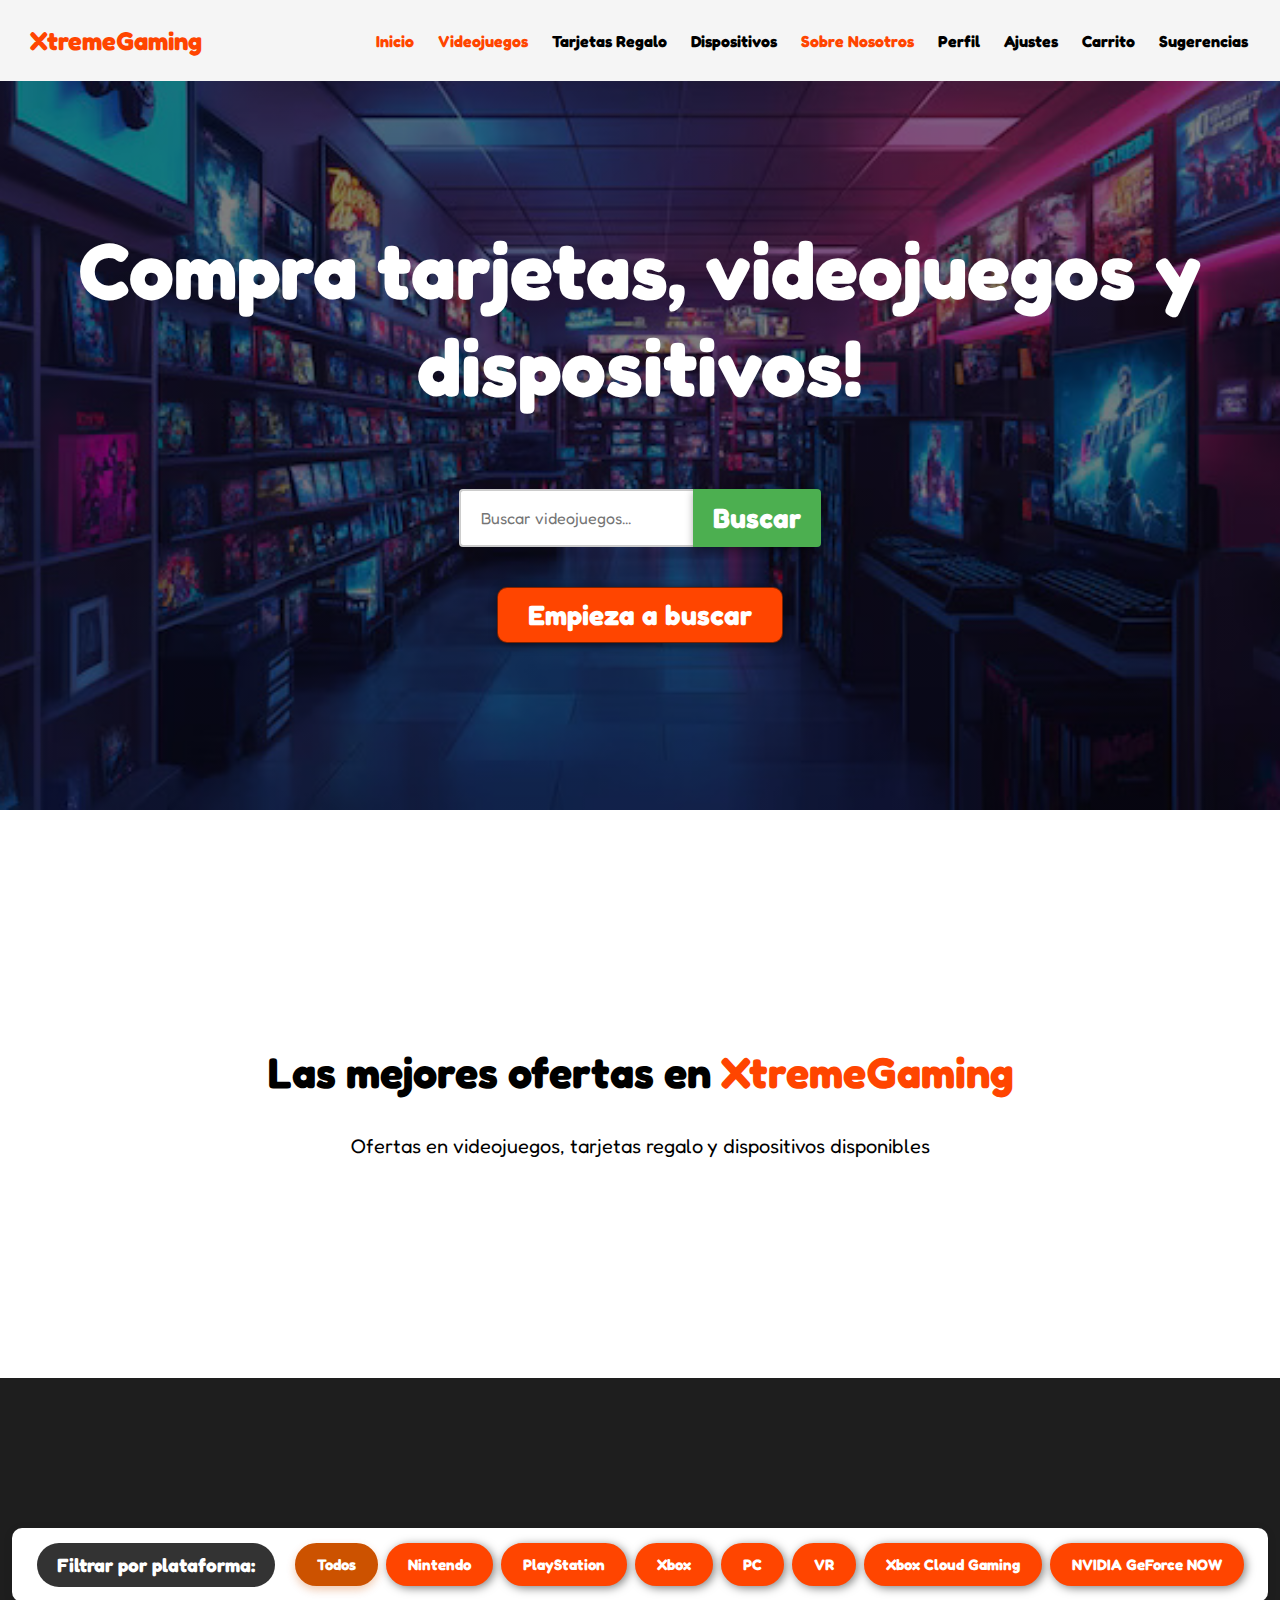
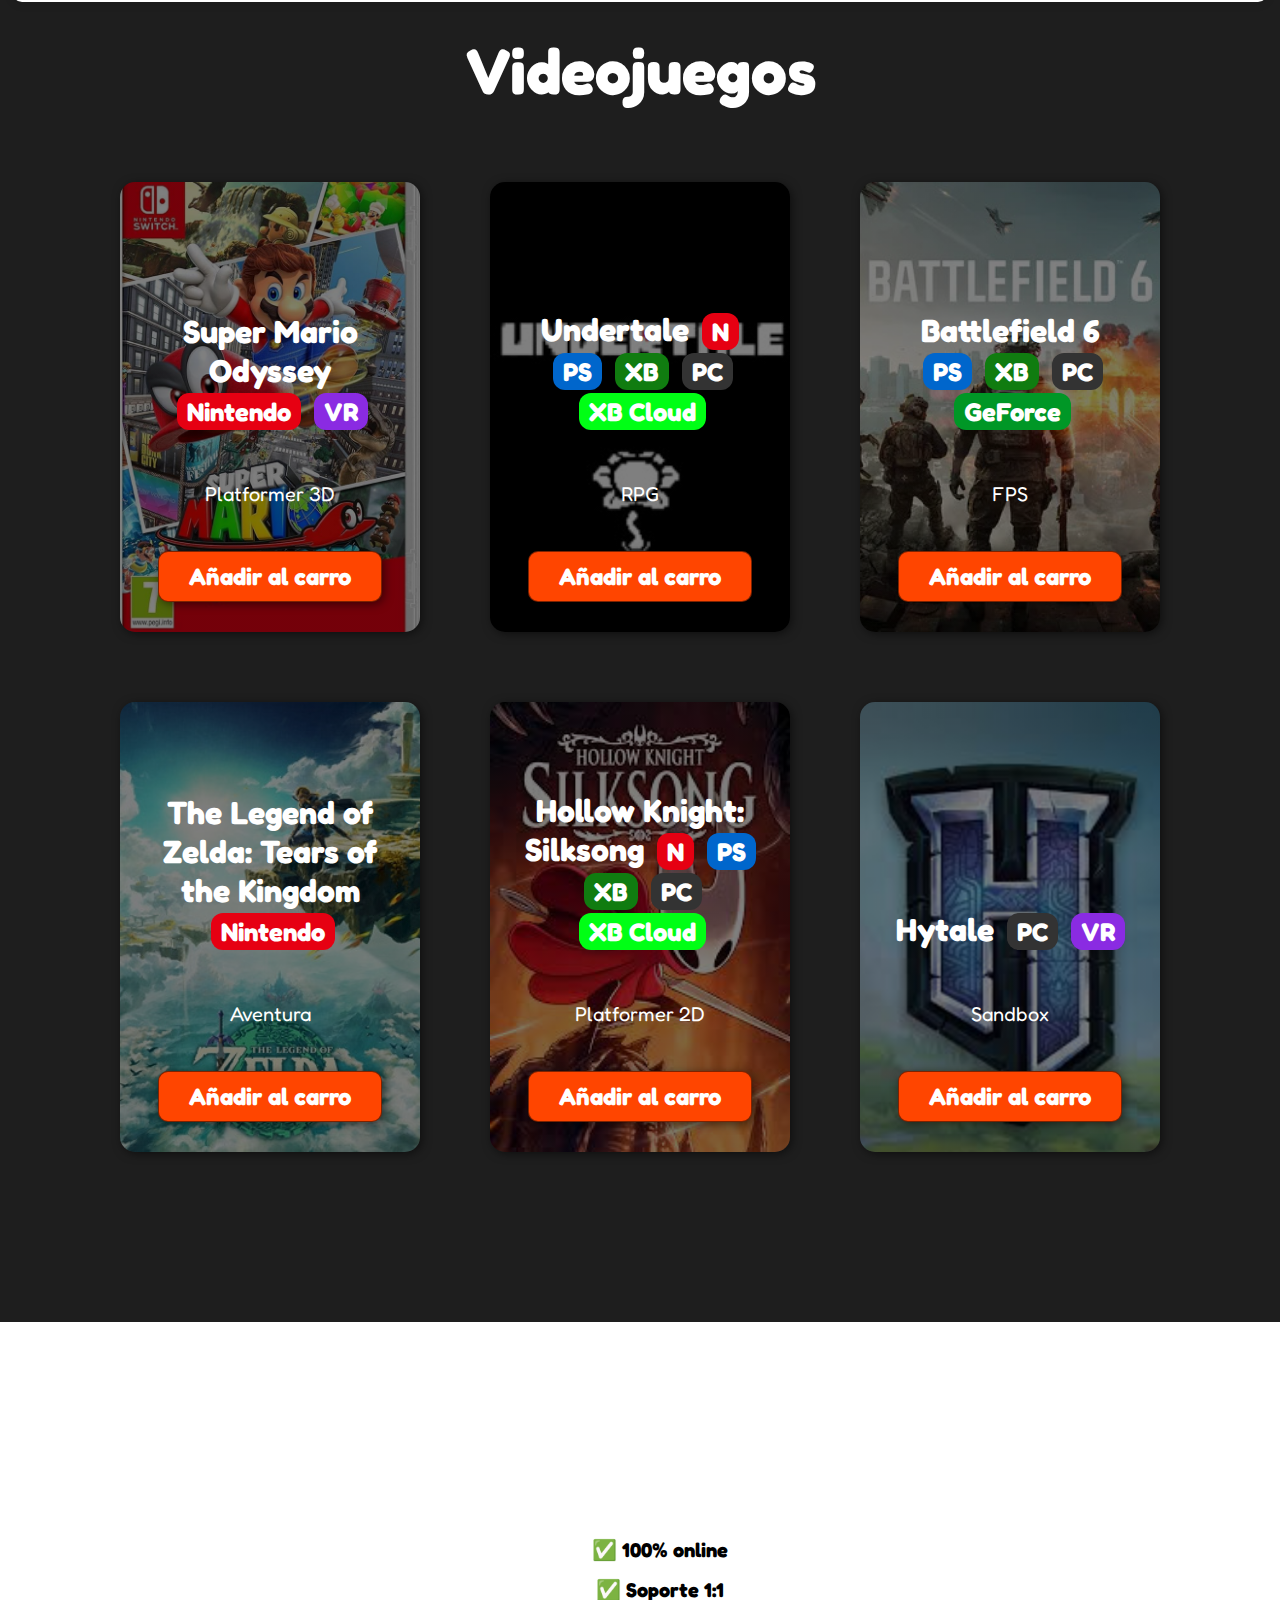
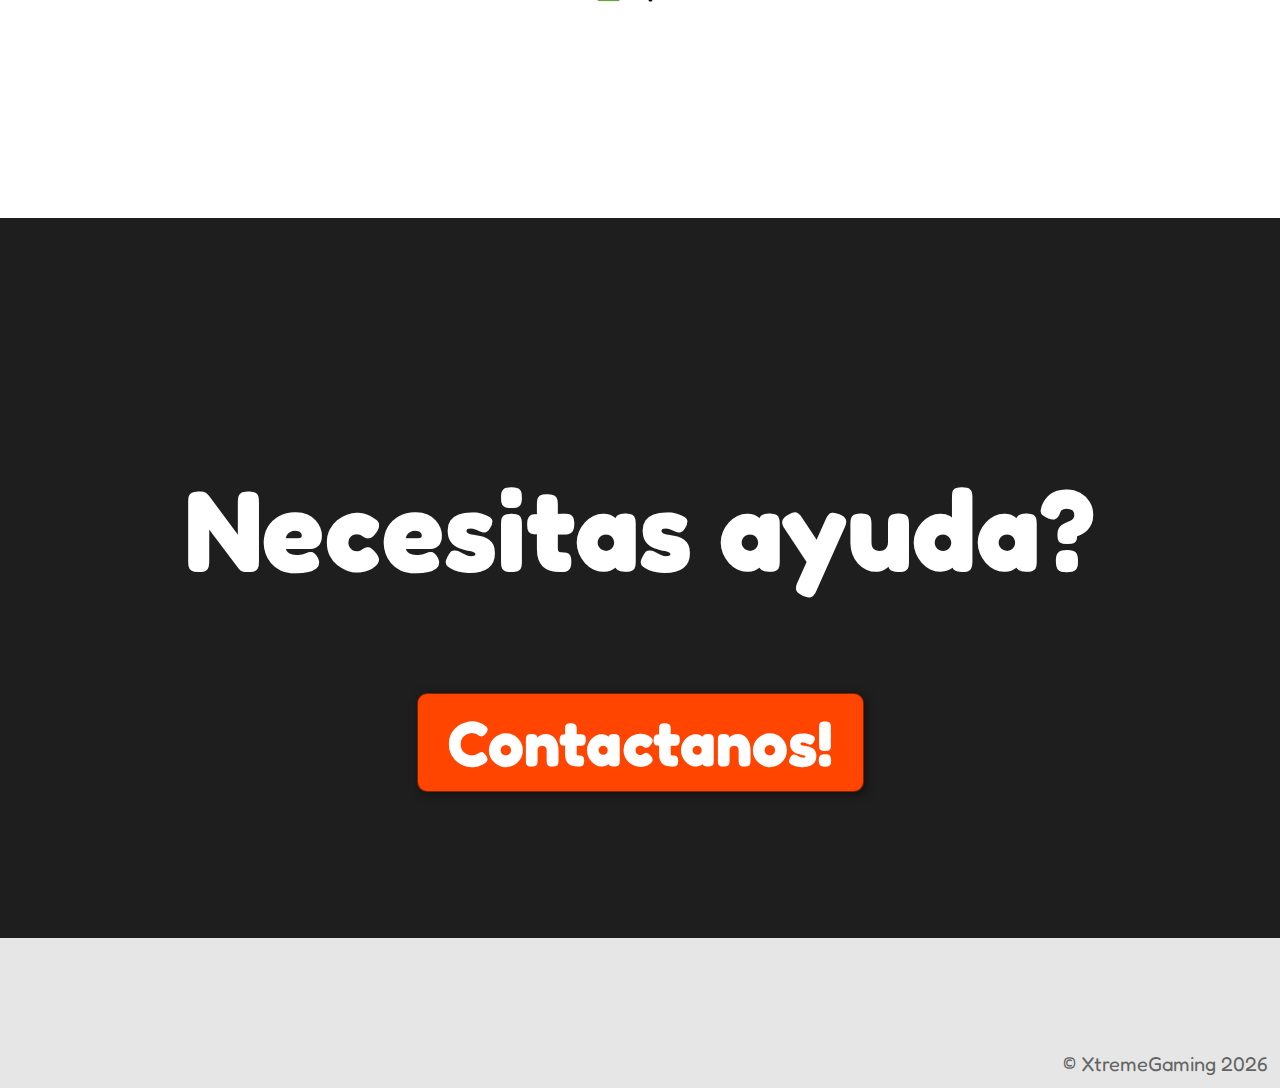
<file: index.html>
<!DOCTYPE html>
<html lang="en">
<head>
    <meta charset="UTF-8">
    <meta name="viewport" content="width=device-width, initial-scale=1.0">
    <title>XtremeGaming</title>
    <link rel="icon" href="media/icono.png" type="image/x-icon">
    <link href="https://fonts.googleapis.com/css2?family=Fredoka:wght@300;400;500;600;700&display=swap" rel="stylesheet">
    <link rel="stylesheet" href="style.css">
    <style>
        * {
            font-family: 'Fredoka', sans-serif !important;
        }
        
        .search-container {
            display: flex;
            justify-content: center;
            margin: 20px 0 40px;
            padding: 0 20px;
        }
        
        .search-box {
            display: flex;
            width: 100%;
            max-width: 500px;
        }
        
        .search-box input {
            flex: 1;
            padding: 12px 20px;
            font-size: 16px;
            border: 2px solid #ccc;
            border-right: none;
            border-radius: 4px 0 0 4px;
            font-family: 'Fredoka', sans-serif !important;
        }
        
        .search-box button {
            padding: 12px 20px;
            background-color: #4CAF50;
            color: white;
            border: none;
            border-radius: 0 4px 4px 0;
            cursor: pointer;
            font-family: 'Fredoka', sans-serif !important;
        }
        
        .search-box button:hover {
            background-color: #45a049;
        }
        
        .no-results {
            text-align: center;
            padding: 40px;
            font-style: italic;
            color: #666;
            display: none;
        }
        
        .no-results.show {
            display: block;
        }
        
        .game-hidden {
            display: none !important;
        }
        
        .filtros-container {
            display: flex;
            justify-content: center;
            align-items: center;
            gap: 20px;
            margin-bottom: 30px;
            flex-wrap: wrap;
            background-color: white;
            padding: 15px;
            border-radius: 10px;
            box-shadow: 0 2px 10px rgba(0,0,0,0.1);
        }
        
        .filtro-titulo {
            font-size: 1.2em;
            font-weight: bold;
            color: #333;
            white-space: nowrap;
        }
        
        .filtros-plataforma {
            display: flex;
            gap: 8px;
            flex-wrap: wrap;
        }
        
        .filtro-btn {
            padding: 10px 20px;
            background-color: orangered;
            border: 2px solid orangered;
            border-radius: 25px;
            cursor: pointer;
            font-weight: bold;
            color: white;
            transition: all 0.3s ease;
            font-size: 0.95em;
            font-family: 'Fredoka', sans-serif !important;
        }
        
        .filtro-btn:hover {
            background-color: #ff6600;
            border-color: #e65c00;
        }
        
        .filtro-btn.active {
            background-color: #cc5200;
            border-color: #cc5200;
            box-shadow: 0 4px 8px rgba(204, 82, 0, 0.3);
        }
        
        .plataforma-badge {
            display: inline-block;
            padding: 3px 10px;
            background-color: #666;
            color: white;
            border-radius: 12px;
            font-size: 0.8em;
            margin-left: 5px;
            font-weight: bold;
            font-family: 'Fredoka', sans-serif !important;
        }
        
        .nintendo-badge { background-color: #e60012; }
        .playstation-badge { background-color: #0066cc; }
        .xbox-badge { background-color: #107c10; }
        .pc-badge { background-color: #333; }
        .vr-badge { background-color: #8a2be2; }
        .cloud-badge { background-color: #00ff15; }
        .geforce-badge { background-color: #009726; }
        
        body, h1, h2, h3, h4, h5, h6, p, span, a, button, input, textarea, select, label, li, ul, ol, div {
            font-family: 'Fredoka', sans-serif !important;
        }
        
        input::placeholder {
            font-family: 'Fredoka', sans-serif !important;
        }
        
        .filtro-btn.force-no-hover,
        .filtro-btn.force-no-hover:active,
        .filtro-btn.force-no-hover:hover {
            background-color: orangered !important;
            border-color: orangered !important;
            transform: none !important;
            box-shadow: none !important;
            transition: none !important;
            cursor: default !important;
        }
    </style>
</head>
<body>

<header>
    <div class="container">
        <p class="logo">XtremeGaming</p>
<nav>
        <a href="index.html" style="color: orangered;">Inicio</a>
        <a href="index.html#VideojuegosMas" style="color: orangered;">Videojuegos</a>
        <a href="tarjetas.html">Tarjetas Regalo</a>
        <a href="dispositivos.html">Dispositivos</a>
        <a href="index.html#caracteristicas" style="color: orangered;">Sobre Nosotros</a>
        <a href="perfil.html">Perfil</a>
        <a href="ajustes.html">Ajustes</a>
        <a href="carrito.html">Carrito</a>
        <a href="sugerencias.html">Sugerencias</a>
</nav>
    </div>  
</header>

<section id="hero">
    <h1>Compra tarjetas, videojuegos y dispositivos!</h1>
    <div class="search-container">
        <div class="search-box">
            <input type="text" id="searchInput" placeholder="Buscar videojuegos...">
            <button id="searchButton">Buscar</button>
</div>
</div>
<button onclick="document.getElementById('VideojuegosMas').scrollIntoView({behavior: 'smooth'})">Empieza a buscar</button>
</section>

<section id="tienda">
    <div class="container">
        <div class="img-container"></div>
        <div class="texto">
            <h2>Las mejores ofertas en <span class="color-acento">XtremeGaming</span></h2>
            <p>Ofertas en videojuegos, tarjetas regalo y dispositivos disponibles</p>
        </div>
    </div>
</section>

<section id="VideojuegosMas">
    <div class="container">
        <div class="filtros-container">
            <div class="filtro-titulo" style="color: white; background-color: #333; padding: 10px 20px; border-radius: 25px; font-weight: bold;">
                Filtrar por plataforma:
            </div>
            <div class="filtros-plataforma">
                <button class="filtro-btn active" data-plataforma="todos">Todos</button>
                <button class="filtro-btn" data-plataforma="nintendo">Nintendo</button>
                <button class="filtro-btn" data-plataforma="playstation">PlayStation</button>
                <button class="filtro-btn" data-plataforma="xbox">Xbox</button>
                <button class="filtro-btn" data-plataforma="pc">PC</button>
                <button class="filtro-btn" data-plataforma="vr">VR</button>
                <button class="filtro-btn" data-plataforma="cloud">Xbox Cloud Gaming</button>
                <button class="filtro-btn" data-plataforma="geforce">NVIDIA GeForce NOW</button>
            </div>
        </div>
        
        <h2>Videojuegos</h2>
        
        <div class="no-results" id="noResultsMessage">
            No se encontraron juegos que coincidan con tu búsqueda.
        </div>

        <div class="programas">

            <div class="carta game-card" data-name="Super Mario Odyssey" data-genre="Platformer 3D" data-plataformas="nintendo,vr">
                <h3>Super Mario Odyssey 
                    <span class="plataforma-badge nintendo-badge">Nintendo</span>
                    <span class="plataforma-badge vr-badge">VR</span>
                </h3>
                <p>Platformer 3D</p>
                <button onclick="location.href='carrito.html'">Añadir al carro</button>
            </div>

            <div class="carta game-card" data-name="Undertale" data-genre="RPG" data-plataformas="pc,nintendo,playstation,xbox,cloud">
                <h3>Undertale 
                    <span class="plataforma-badge nintendo-badge">N</span>
                    <span class="plataforma-badge playstation-badge">PS</span>
                    <span class="plataforma-badge xbox-badge">XB</span>
                    <span class="plataforma-badge pc-badge">PC</span>
                    <span class="plataforma-badge cloud-badge">XB Cloud</span>
                </h3>
                <p>RPG</p>
                <button onclick="location.href='carrito.html'">Añadir al carro</button>
            </div>

            <div class="carta game-card" data-name="Battlefield 6" data-genre="FPS" data-plataformas="pc,playstation,xbox,geforce">
                <h3>Battlefield 6 
                    <span class="plataforma-badge playstation-badge">PS</span>
                    <span class="plataforma-badge xbox-badge">XB</span>
                    <span class="plataforma-badge pc-badge">PC</span>
                    <span class="plataforma-badge geforce-badge">GeForce</span>
                </h3>
                <p>FPS</p>
                <button onclick="location.href='carrito.html'">Añadir al carro</button>
            </div>

            <div class="carta game-card" data-name="The Legend of Zelda: Tears of the Kingdom" data-genre="Aventura" data-plataformas="nintendo">
                <h3>The Legend of Zelda: Tears of the Kingdom <span class="plataforma-badge nintendo-badge">Nintendo</span></h3>
                <p>Aventura</p>
                <button onclick="location.href='carrito.html'">Añadir al carro</button>
            </div>

            <div class="carta game-card" data-name="Hollow Knight: Silksong" data-genre="Platformer 2D" data-plataformas="pc,nintendo,playstation,xbox,cloud">
                <h3>Hollow Knight: Silksong 
                    <span class="plataforma-badge nintendo-badge">N</span>
                    <span class="plataforma-badge playstation-badge">PS</span>
                    <span class="plataforma-badge xbox-badge">XB</span>
                    <span class="plataforma-badge pc-badge">PC</span>
                    <span class="plataforma-badge cloud-badge">XB Cloud</span>
                </h3>
                <p>Platformer 2D</p>
                <button onclick="location.href='carrito.html'">Añadir al carro</button>
            </div>

            <div class="carta game-card" data-name="Hytale" data-genre="Sandbox" data-plataformas="pc,vr">
                <h3>Hytale 
                    <span class="plataforma-badge pc-badge">PC</span>
                    <span class="plataforma-badge vr-badge">VR</span>
                </h3>
                <p>Sandbox</p>
                <button onclick="location.href='carrito.html'">Añadir al carro</button>            
            </div>

        </div>
    </div>
</section>

<section id="caracteristicas">
    <div class="container">
        <ul>
            <li>✅ 100% online</li>
            <li>✅ Soporte 1:1</li>
        </ul>
</div>
</section>

<section id="Ayuda">
    <h2>Necesitas ayuda?</h2>
    <button onclick="location.href='soporte.html'">Contactanos!</button>
</section>

<footer>
    <div class="container">
        <p>&copy; XtremeGaming 2026</p>
    </div>
</footer>

<script>
    let plataformasSeleccionadas = ['todos'];
    
    function filterGames(searchTerm) {
        const games = document.querySelectorAll('.game-card');
        const noResultsMessage = document.getElementById('noResultsMessage');
        let visibleCount = 0;
        
        searchTerm = searchTerm.toLowerCase().trim();
        
        games.forEach(game => {
            const gameName = game.getAttribute('data-name').toLowerCase();
            const gameGenre = game.getAttribute('data-genre').toLowerCase();
            
            if (gameName.includes(searchTerm) || gameGenre.includes(searchTerm) || searchTerm === '') {
                game.classList.remove('game-hidden');
                visibleCount++;
            } else {
                game.classList.add('game-hidden');
            }
        });
        
        if (visibleCount === 0 && searchTerm !== '') {
            noResultsMessage.classList.add('show');
        } else {
            noResultsMessage.classList.remove('show');
        }
        
        if (searchTerm !== '') {
            document.getElementById('VideojuegosMas').scrollIntoView({
                behavior: 'smooth'
            });
        }
    }
    
    function togglePlataforma(plataforma) {
        const btnTodos = document.querySelector('[data-plataforma="todos"]');
        
        if (plataforma === 'todos') {
            document.querySelectorAll('.filtro-btn').forEach(btn => {
                if (btn.getAttribute('data-plataforma') !== 'todos') {
                    btn.classList.remove('active');
                }
            });
            btnTodos.classList.add('active');
            plataformasSeleccionadas = ['todos'];
        } 
        else {
            if (plataformasSeleccionadas.includes('todos')) {
                btnTodos.classList.remove('active');
                plataformasSeleccionadas = plataformasSeleccionadas.filter(p => p !== 'todos');
            }
            
            const index = plataformasSeleccionadas.indexOf(plataforma);
            if (index === -1) {
                plataformasSeleccionadas.push(plataforma);
                event.target.classList.add('active');
            } else {
                plataformasSeleccionadas.splice(index, 1);
                event.target.classList.remove('active');
            }
            
            if (plataformasSeleccionadas.length === 0) {
                btnTodos.classList.add('active');
                plataformasSeleccionadas = ['todos'];
            }
        }
        
        aplicarFiltros();
    }
    
    function aplicarFiltros() {
        const games = document.querySelectorAll('.game-card');
        const noResultsMessage = document.getElementById('noResultsMessage');
        const searchTerm = document.getElementById('searchInput').value.toLowerCase().trim();
        let visibleCount = 0;
        
        if (plataformasSeleccionadas.includes('todos')) {
            games.forEach(game => {
                const gameName = game.getAttribute('data-name').toLowerCase();
                const gameGenre = game.getAttribute('data-genre').toLowerCase();
                const matchesSearch = searchTerm === '' || 
                                     gameName.includes(searchTerm) || 
                                     gameGenre.includes(searchTerm);
                
                if (matchesSearch) {
                    game.classList.remove('game-hidden');
                    visibleCount++;
                } else {
                    game.classList.add('game-hidden');
                }
            });
        } 
        else {
            games.forEach(game => {
                const gameName = game.getAttribute('data-name').toLowerCase();
                const gameGenre = game.getAttribute('data-genre').toLowerCase();
                const plataformasJuego = game.getAttribute('data-plataformas').split(',');
                
                const matchesPlatform = plataformasSeleccionadas.some(plataforma => 
                    plataformasJuego.includes(plataforma)
                );
                
                const matchesSearch = searchTerm === '' || 
                                     gameName.includes(searchTerm) || 
                                     gameGenre.includes(searchTerm);
                
                if (matchesPlatform && matchesSearch) {
                    game.classList.remove('game-hidden');
                    visibleCount++;
                } else {
                    game.classList.add('game-hidden');
                }
            });
        }
        
        if (visibleCount === 0) {
            noResultsMessage.classList.add('show');
        } else {
            noResultsMessage.classList.remove('show');
        }
        
        if (searchTerm !== '') {
            setTimeout(() => {
                document.getElementById('VideojuegosMas').scrollIntoView({
                    behavior: 'smooth',
                    block: 'start'
                });
            }, 100);
        }
    }
    
    document.getElementById('searchButton').addEventListener('click', function() {
        aplicarFiltros();
    });
    
    document.getElementById('searchInput').addEventListener('keyup', function(event) {
        if (event.key === 'Enter') {
            aplicarFiltros();
        }
    });
    
    document.getElementById('searchInput').addEventListener('input', function() {
        if (this.value === '') {
            aplicarFiltros();
        }
    });
    
    document.querySelectorAll('.filtro-btn').forEach(btn => {
        btn.addEventListener('click', function() {
            const plataforma = this.getAttribute('data-plataforma');
            togglePlataforma(plataforma);
        });
    });
    
    window.addEventListener('load', function() {
        filterGames('');
    });
    
    function searchAndNavigate(searchTerm) {
        const searchInput = document.getElementById('searchInput');
        searchInput.value = searchTerm;
        aplicarFiltros();
    }

    let scrollTimeout;
    
    window.addEventListener('scroll', function() {
        document.querySelectorAll('.filtro-btn').forEach(btn => {
            btn.classList.add('force-no-hover');
            btn.blur();
            btn.style.pointerEvents = 'none';
        });
        
        clearTimeout(scrollTimeout);
        scrollTimeout = setTimeout(function() {
            document.querySelectorAll('.filtro-btn').forEach(btn => {
                btn.classList.remove('force-no-hover');
                btn.style.pointerEvents = '';
            });
        }, 1);
    });
    
    document.querySelectorAll('.filtro-btn').forEach(btn => {
        btn.addEventListener('mousedown', function(e) {
            window.addEventListener('scroll', function releaseButton() {
                e.target.blur();
                e.target.style.pointerEvents = 'none';
                setTimeout(() => {
                    e.target.style.pointerEvents = '';
                }, 10);
                window.removeEventListener('scroll', releaseButton);
            }, { once: true });
        });
    });
</script>

</body>
</html>
</file>
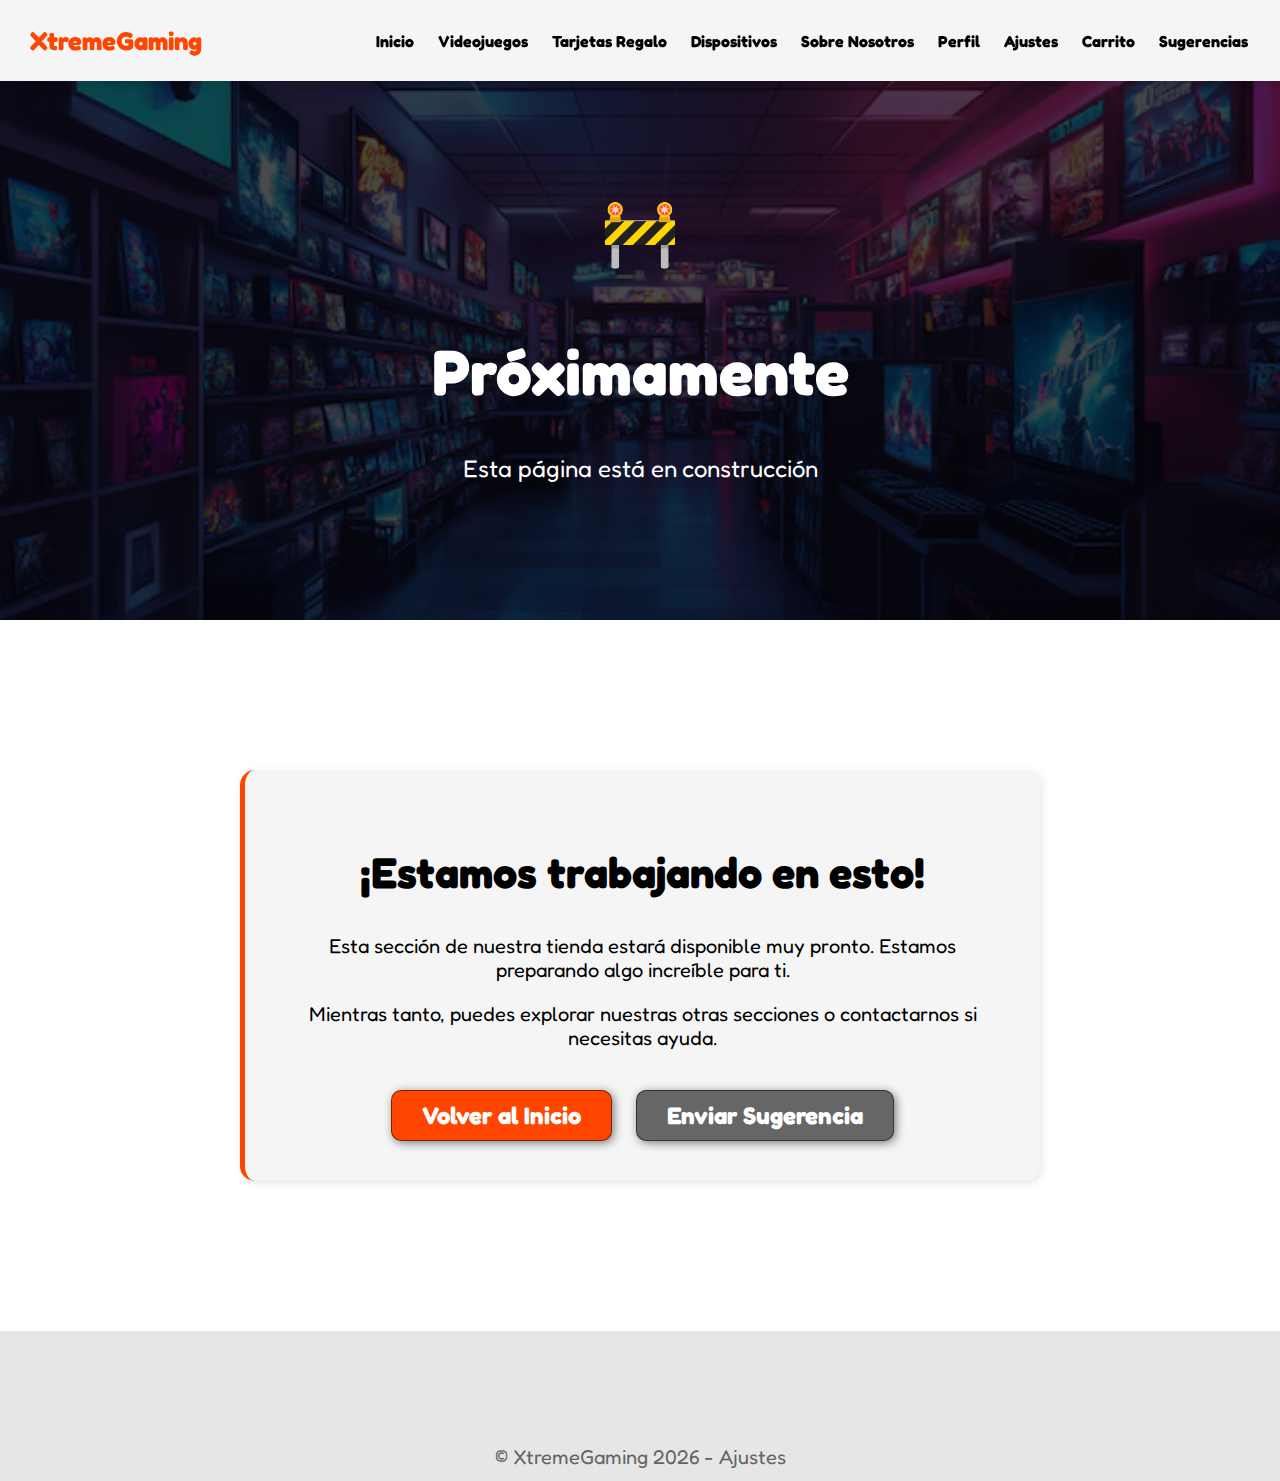
<file: ajustes.html>
<!DOCTYPE html>
<html lang="en">
<head>
    <meta charset="UTF-8">
    <meta name="viewport" content="width=device-width, initial-scale=1.0">
    <title>Próximamente - XtremeGaming</title>
    <link rel="icon" href="media/icono.png" type="image/x-icon">
    <link href="https://fonts.googleapis.com/css2?family=Fredoka:wght@300;400;500;600;700&display=swap" rel="stylesheet">
    <style>
        /* AÑADE ESTO PRIMERO */
        body {
            padding-top: 80px; /* COMPENSA el header fixed */
            margin: 0;
            font-family: 'Fredoka', sans-serif;
        }
        
        *{
            box-sizing: border-box;
        }

        html{
            scroll-behavior: smooth;
        }

        h1{ font-size: 3.5em; font-family: 'Fredoka', sans-serif;}
        h2{ font-size: 2.7em; font-family: 'Fredoka', sans-serif;}
        h3{ font-size: 2em; font-family: 'Fredoka', sans-serif;}
        p{ font-size: 1.25em; font-family: 'Fredoka', sans-serif;}
        ul{ list-style: none;}
        li{ font-size: 1.25em; font-family: 'Fredoka', sans-serif;}

        button{
            font-size: 1.5em;
            font-weight: bold;
            padding: 10px 30px;
            border-radius: 10px;
            border: 1px solid rgba(0,0,0,0.5);
            box-shadow: 2px 2px 10px rgba(0,0,0,0.5);
            color: white;
            background-color: orangered;
            cursor: pointer;
            font-family: 'Fredoka', sans-serif;
        }

        button:hover{
            background-color: rgba(255, 72, 0, 0.8);
        }

        .container{
            max-width: 1400px;
            margin: auto;
        }

        .color-acento{ color:orangered; }

        /* HEADER FIXED CORRECTO */
        header{
            background-color: rgb(245,245,245);
            position: fixed;
            top: 0;
            left: 0;
            right: 0;
            z-index: 1000;
            width: 100%;
            box-shadow: 0 2px 10px rgba(0,0,0,0.1);
        }

        header .logo{
            margin: 0;
            padding: 25px 30px;
            font-weight: bold;
            color: orangered;
            font-size: 1.6em;
            font-family: 'Fredoka', sans-serif;
        }

        header .container{
            display: flex;
            flex-direction: column;
            align-items: center;
        }

        header nav{
            display: flex;
            flex-direction: column;
            text-align: center;
            padding-bottom: 25px;
        }

        header a{
            padding: 5px 12px;
            text-decoration: none;
            font-weight: bold;
            color: black;
            font-family: 'Fredoka', sans-serif;
        }

        header a:hover{
            color: orangered;
        }

        #proximamente-hero{
            display: flex;
            align-items: center;
            justify-content: center;
            text-align: center;
            flex-direction: column;
            height: 60vh;
            background-image: linear-gradient(
                0deg,
                rgba(0,0,0,0.7),
                rgba(0,0,0,0.7)
            ),
            url(media/room-with-lot-games-video-game-wall_875765-5370.jpg);
            background-repeat: no-repeat;
            background-size: cover;
            background-position: center center;
            margin-top: 0; /* Asegúrate que sea 0 */
        }

        #proximamente-hero h1{
            color: white;
            margin-bottom: 20px;
            font-family: 'Fredoka', sans-serif;
        }

        #proximamente-hero p{
            font-family: 'Fredoka', sans-serif;
        }

        .icono-proximamente {
            font-size: 4em;
            margin-bottom: 20px;
        }

        .mensaje-proximamente {
            background-color: #f5f5f5;
            padding: 40px;
            border-radius: 15px;
            max-width: 800px;
            margin: 50px auto;
            border-left: 5px solid orangered;
            box-shadow: 2px 2px 10px rgba(0,0,0,0.1);
            text-align: center;
        }

        footer{
            background-color: rgb(230,230,230);
        }

        footer p{
            margin: 0;
            padding: 12px;
            color: rgb(100,100,100);
            font-family: 'Fredoka', sans-serif;
        }

        footer .container{
            height: 150px;
            justify-content: center;
            display: flex;
            align-items: flex-end;
        }

        @media (min-width: 720px){
            header .container{
                flex-direction: row;
                justify-content: space-between;
            }

            header nav{
                flex-direction: row;
                padding-bottom: 0;
                padding-right: 20px;
            }

            #proximamente-hero h1{
                font-size: 4em;
            }
        }
        
        body, h1, h2, h3, h4, h5, h6, p, span, a, button, input, textarea, select, label, li, ul, ol, div {
            font-family: 'Fredoka', sans-serif !important;
        }
    </style>
</head>
<body>

<header>
    <div class="container">
        <p class="logo">XtremeGaming</p>
        <nav>
            <a href="index.html">Inicio</a>
            <a href="index.html#VideojuegosMas">Videojuegos</a>
            <a href="tarjetas.html">Tarjetas Regalo</a>
            <a href="dispositivos.html">Dispositivos</a>
            <a href="index.html#caracteristicas">Sobre Nosotros</a>
            <a href="perfil.html">Perfil</a>
            <a href="ajustes.html">Ajustes</a>
            <a href="carrito.html">Carrito</a>
            <a href="sugerencias.html">Sugerencias</a>
        </nav>
    </div>
</header>

<section id="proximamente-hero">
    <div class="icono-proximamente">🚧</div>
    <h1>Próximamente</h1>
    <p style="color: white; font-size: 1.5em;">Esta página está en construcción</p>
</section>

<section style="padding: 100px 12px; background-color: white;">
    <div class="container">
        <div class="mensaje-proximamente">
            <h2>¡Estamos trabajando en esto!</h2>
            <p>Esta sección de nuestra tienda estará disponible muy pronto. Estamos preparando algo increíble para ti.</p>
            <p>Mientras tanto, puedes explorar nuestras otras secciones o contactarnos si necesitas ayuda.</p>
            
            <div style="margin-top: 40px;">
                <button onclick="location.href='index.html'">Volver al Inicio</button>
                <button onclick="location.href='sugerencias.html'" style="margin-left: 20px; background-color: #666;">Enviar Sugerencia</button>
            </div>
        </div>
    </div>
</section>

<footer>
    <div class="container">
        <p>&copy; XtremeGaming 2026 - Ajustes</p>
    </div>
</footer>

</body>
</html>
</file>
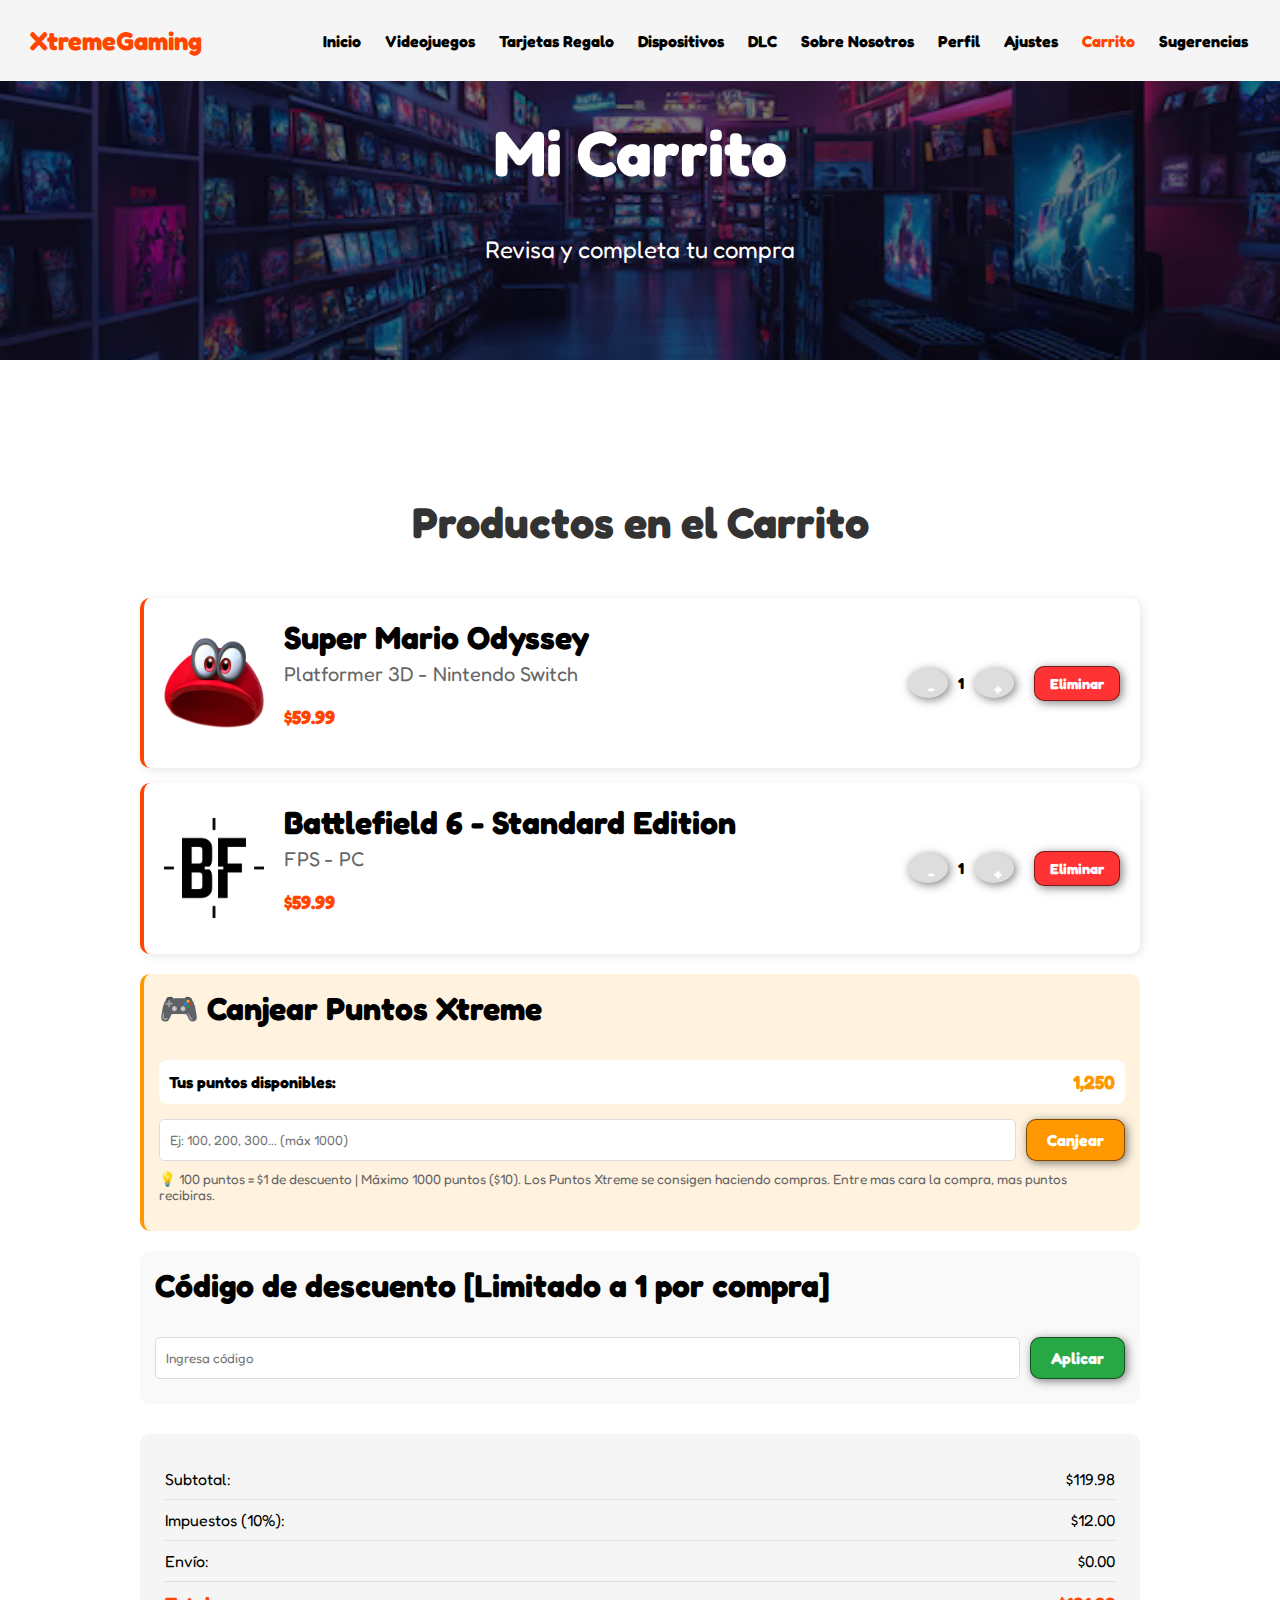
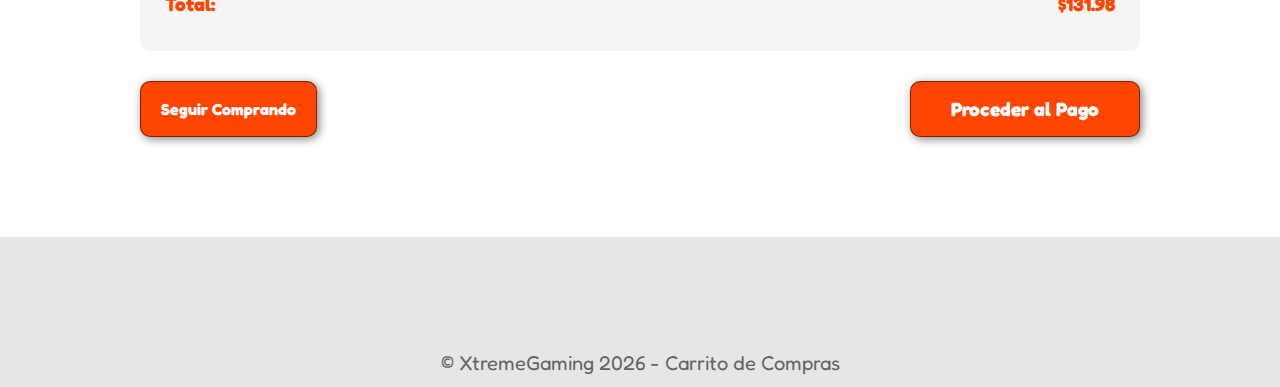
<file: carrito.html>
<!DOCTYPE html>
<html lang="en">
<head>
    <meta charset="UTF-8">
    <meta name="viewport" content="width=device-width, initial-scale=1.0">
    <title>Carrito - XtremeGaming</title>
    <link rel="icon" href="media/icono.png" type="image/x-icon">
    <link href="https://fonts.googleapis.com/css2?family=Fredoka:wght@300;400;500;600;700&display=swap" rel="stylesheet">
    <style>
        *{ box-sizing: border-box; }
        html{ scroll-behavior: smooth; }
        body{ font-family: 'Fredoka', sans-serif; margin: 0; }
        h1{ font-size: 3.5em; } h2{ font-size: 2.7em; } h3{ font-size: 2em; } p{ font-size: 1.25em; }
        button{
            font-size: 1em; font-weight: bold; padding: 10px 20px; border-radius: 10px;
            border: 1px solid rgba(0,0,0,0.5); box-shadow: 2px 2px 10px rgba(0,0,0,0.5);
            color: white; background-color: orangered; cursor: pointer;
            font-family: 'Fredoka', sans-serif;
        }
        button:hover{ background-color: rgba(255, 72, 0, 0.8); }
        .container{ max-width: 1400px; margin: auto; }
        .color-acento{ color:orangered; }

        header{ background-color: rgb(245,245,245); }
        header .logo{ margin: 0; padding: 25px 30px; font-weight: bold; color: orangered; font-size: 1.6em; font-family: 'Fredoka', sans-serif; }
        header .container{ display: flex; flex-direction: column; align-items: center; }
        header nav{ display: flex; flex-direction: column; text-align: center; padding-bottom: 25px; }
        header a{ padding: 5px 12px; text-decoration: none; font-weight: bold; color: black; font-family: 'Fredoka', sans-serif; }
        header a:hover{ color: orangered; }

        #carrito-hero{
            display: flex; align-items: center; justify-content: center; text-align: center; flex-direction: column;
            height: 40vh; background-image: linear-gradient(0deg, rgba(0,0,0,0.5), rgba(0,0,0,0.5)),
            url(media/room-with-lot-games-video-game-wall_875765-5370.jpg);
            background-repeat: no-repeat; background-size: cover; background-position: center center;
        }
        #carrito-hero h1{ color: white; margin-bottom: 20px; font-family: 'Fredoka', sans-serif; }
        #carrito-hero p{ font-family: 'Fredoka', sans-serif; }

        #carrito-contenido{ padding: 100px 12px; background-color: white; }
        #carrito-contenido h2{ text-align: center; margin-bottom: 50px; color: #333; font-family: 'Fredoka', sans-serif; }

        .carrito-item{
            display: flex; align-items: center; background-color: white; padding: 20px; 
            margin-bottom: 15px; border-radius: 10px; border-left: 4px solid orangered;
            box-shadow: 2px 2px 10px rgba(0,0,0,0.1);
        }
        .item-imagen{ width: 100px; height: 100px; border-radius: 8px; object-fit: cover; margin-right: 20px; }
        .item-info{ flex: 1; }
        .item-info h3{ margin: 0 0 5px 0; font-family: 'Fredoka', sans-serif; }
        .item-detalles{ color: #666; margin: 5px 0; font-family: 'Fredoka', sans-serif; }
        .item-precio{ color: orangered; font-weight: bold; font-size: 1.2em; font-family: 'Fredoka', sans-serif; }
        .cantidad-control{ display: flex; align-items: center; gap: 10px; margin-right: 20px; }
        .cantidad-btn{ width: 30px; height: 30px; border-radius: 50%; background-color: #ddd; border: none; font-weight: bold; cursor: pointer; font-family: 'Fredoka', sans-serif; }
        .eliminar-btn{ background-color: #ff3333; padding: 8px 15px; font-size: 0.9em; font-family: 'Fredoka', sans-serif; }

        .resumen{ background-color: #f5f5f5; padding: 25px; border-radius: 10px; margin-top: 30px; }
        .resumen-linea{ display: flex; justify-content: space-between; padding: 10px 0; border-bottom: 1px solid #ddd; font-family: 'Fredoka', sans-serif; }
        .resumen-linea:last-child{ border-bottom: none; font-weight: bold; font-size: 1.2em; color: orangered; }

        .cupon-section, .puntos-section { 
            background: #f9f9f9; 
            padding: 15px; 
            border-radius: 10px; 
            margin: 20px 0; 
        }
        .puntos-section { background: #fff3e0; border-left: 4px solid #ff9800; }
        .cupon-section h3, .puntos-section h3 { 
            font-family: 'Fredoka', sans-serif; 
            margin-top: 0;
        }
        .cupon-input, .puntos-input { display: flex; gap: 10px; }
        .cupon-input input, .puntos-input input { 
            flex: 1; 
            padding: 10px; 
            border: 1px solid #ddd; 
            border-radius: 5px; 
            font-family: 'Fredoka', sans-serif;
        }
        .cupon-input input::placeholder, .puntos-input input::placeholder {
            font-family: 'Fredoka', sans-serif;
        }
        .cupon-btn { background-color: #28a745; font-family: 'Fredoka', sans-serif; }
        .puntos-btn { background-color: #ff9800; font-family: 'Fredoka', sans-serif; }
        .cupon-mensaje, .puntos-mensaje { margin-top: 10px; font-size: 0.9em; font-family: 'Fredoka', sans-serif; }
        .puntos-disponibles {
            background: #fff; 
            padding: 10px; 
            border-radius: 8px; 
            margin-bottom: 15px;
            display: flex;
            justify-content: space-between;
            align-items: center;
            font-weight: bold;
        }
        .puntos-valor {
            color: #ff9800;
            font-size: 1.2em;
        }

        footer{ background-color: rgb(230,230,230); }
        footer p{ margin: 0; padding: 12px; color: rgb(100,100,100); font-family: 'Fredoka', sans-serif; }
        footer .container{ height: 150px; justify-content: center; display: flex; align-items: flex-end; }

        @media (min-width: 720px){
            header{ position: fixed; width: 100%; }
            header .container{ flex-direction: row; justify-content: space-between; }
            header nav{ flex-direction: row; padding-bottom: 0; padding-right: 20px; }
            #carrito-hero h1{ font-size: 4em; }
        }
        @media (max-width: 768px){
            .carrito-item{ flex-wrap: wrap; }
            .item-imagen{ width: 80px; height: 80px; margin-right: 15px; }
            .puntos-disponibles { flex-direction: column; gap: 10px; text-align: center; }
        }
        
        body, h1, h2, h3, h4, h5, h6, p, span, a, button, input, textarea, select, label, li, ul, ol, div {
            font-family: 'Fredoka', sans-serif !important;
        }
    </style>
</head>
<body>

<header>
    <div class="container">
        <p class="logo">XtremeGaming</p>
        <nav>
            <a href="index.html">Inicio</a>
            <a href="index.html#VideojuegosMas">Videojuegos</a>
            <a href="tarjetas.html">Tarjetas Regalo</a>
            <a href="dispositivos.html">Dispositivos</a>
            <a href="dlc.html">DLC</a>
            <a href="index.html#caracteristicas">Sobre Nosotros</a>
            <a href="perfil.html">Perfil</a>
            <a href="ajustes.html">Ajustes</a>
            <a href="carrito.html" style="color: orangered;">Carrito</a>
            <a href="sugerencias.html">Sugerencias</a>
        </nav>
    </div>
</header>

<section id="carrito-hero">
    <h1>Mi Carrito</h1>
    <p style="color: white; font-size: 1.5em;">Revisa y completa tu compra</p>
</section>

<section id="carrito-contenido">
    <div class="container">
        <h2>Productos en el Carrito</h2>
        
        <div style="max-width: 1000px; margin: 0 auto;">
            <div class="carrito-item" data-precio="59.99">
                <img src="media/cappydesktop.png" class="item-imagen">
                <div class="item-info">
                    <h3>Super Mario Odyssey</h3>
                    <p class="item-detalles">Platformer 3D - Nintendo Switch</p>
                    <p class="item-precio">$<span class="precio-total-item">59.99</span></p>
                </div>
                <div class="cantidad-control">
                    <button class="cantidad-btn menos">-</button>
                    <span style="font-weight:bold" class="cantidad">1</span>
                    <button class="cantidad-btn mas">+</button>
                </div>
                <button class="eliminar-btn">Eliminar</button>
            </div>
            
            <div class="carrito-item" data-precio="59.99">
                <img src="media/battledesktop.png" class="item-imagen">
                <div class="item-info">
                    <h3>Battlefield 6 - Standard Edition</h3>
                    <p class="item-detalles">FPS - PC</p>
                    <p class="item-precio">$<span class="precio-total-item">59.99</span></p>
                </div>
                <div class="cantidad-control">
                    <button class="cantidad-btn menos">-</button>
                    <span style="font-weight:bold" class="cantidad">1</span>
                    <button class="cantidad-btn mas">+</button>
                </div>
                <button class="eliminar-btn">Eliminar</button>
            </div>
            
            <div class="puntos-section">
                <h3>🎮 Canjear Puntos Xtreme</h3>
                <div class="puntos-disponibles">
                    <span>Tus puntos disponibles:</span>
                    <span class="puntos-valor" id="puntos-disponibles">1,250</span>
                </div>
                <div class="puntos-input">
                    <input type="number" id="puntos" placeholder="Ej: 100, 200, 300... (máx 1000)" min="0" max="1000" step="100">
                    <button id="aplicar-puntos" class="puntos-btn">Canjear</button>
                </div>
                <div id="puntos-mensaje" class="puntos-mensaje"></div>
                <p style="font-size: 0.85em; color: #666; margin-top: 10px;">
                    💡 100 puntos = $1 de descuento | Máximo 1000 puntos ($10).
                    Los Puntos Xtreme se consigen haciendo compras. Entre mas cara la compra, mas puntos recibiras.
                </p>
            </div>
            
            <div class="cupon-section">
                <h3>Código de descuento [Limitado a 1 por compra]</h3>
                <div class="cupon-input">
                    <input type="text" id="cupon" placeholder="Ingresa código">
                    <button id="aplicar-cupon" class="cupon-btn">Aplicar</button>
                </div>
                <div id="cupon-mensaje" class="cupon-mensaje"></div>
            </div>
            
            <div class="resumen">
                <div class="resumen-linea">
                    <span>Subtotal:</span>
                    <span id="subtotal">$119.98</span>
                </div>
                <div class="resumen-linea" id="linea-descuento-puntos" style="display:none;">
                    <span>Descuento puntos:</span>
                    <span id="descuento-puntos">-$0.00</span>
                </div>
                <div class="resumen-linea" id="linea-descuento-cupon" style="display:none;">
                    <span>Descuento cupón (10%):</span>
                    <span id="descuento-cupon">-$0.00</span>
                </div>
                <div class="resumen-linea">
                    <span>Impuestos (10%):</span>
                    <span id="impuestos">$12.00</span>
                </div>
                <div class="resumen-linea">
                    <span>Envío:</span>
                    <span>$0.00</span>
                </div>
                <div class="resumen-linea">
                    <span>Total:</span>
                    <span id="total">$131.98</span>
                </div>
            </div>
            
            <div style="display: flex; justify-content: space-between; margin-top: 30px;">
                <button onclick="location.href='index.html#VideojuegosMas'">Seguir Comprando</button>
                <button onclick="location.href='pago.html'" style="font-size: 1.2em; padding: 15px 40px;">Proceder al Pago</button>             
            </div>
        </div>
    </div>
</section>

<footer>
    <div class="container">
        <p>&copy; XtremeGaming 2026 - Carrito de Compras</p>
    </div>
</footer>

<script>
    let cuponUsado = false;
    let descuentoPorcentaje = 0;
    const codigosValidos = ["PRUEBA1", "PRUEBA2", "PRUEBA3"];
    
    let puntosDisponibles = 1250;
    let puntosCanjeados = 0;
    let puntosActivos = false;
    
    function actualizarPrecioItem(item) {
        const precioUnitario = parseFloat(item.getAttribute('data-precio'));
        const cantidad = parseInt(item.querySelector('.cantidad').textContent);
        const precioTotalItem = precioUnitario * cantidad;
        
        item.querySelector('.precio-total-item').textContent = precioTotalItem.toFixed(2);
    }
    
    function calcularTotal() {
        let subtotal = 0;
        
        document.querySelectorAll('.carrito-item').forEach(item => {
            const precioUnitario = parseFloat(item.getAttribute('data-precio'));
            const cantidad = parseInt(item.querySelector('.cantidad').textContent);
            const precioItem = precioUnitario * cantidad;
            subtotal += precioItem;
            
            actualizarPrecioItem(item);
        });
        
        let descuentoPuntosMonto = 0;
        if (puntosActivos) {
            descuentoPuntosMonto = puntosCanjeados * 0.01;
        }
        
        let subtotalConPuntos = subtotal - descuentoPuntosMonto;
        let descuentoCuponMonto = 0;
        if (descuentoPorcentaje > 0) {
            descuentoCuponMonto = subtotalConPuntos * (descuentoPorcentaje / 100);
        }
        
        const subtotalConDescuentos = subtotalConPuntos - descuentoCuponMonto;
        const impuestos = subtotalConDescuentos * 0.10;
        const total = subtotalConDescuentos + impuestos;
        
        document.getElementById('subtotal').textContent = "$" + subtotal.toFixed(2);
        
        if (descuentoPuntosMonto > 0) {
            document.getElementById('linea-descuento-puntos').style.display = "flex";
            document.getElementById('descuento-puntos').textContent = "-$" + descuentoPuntosMonto.toFixed(2);
        } else {
            document.getElementById('linea-descuento-puntos').style.display = "none";
        }
        
        if (descuentoCuponMonto > 0) {
            document.getElementById('linea-descuento-cupon').style.display = "flex";
            document.getElementById('descuento-cupon').textContent = "-$" + descuentoCuponMonto.toFixed(2);
        } else {
            document.getElementById('linea-descuento-cupon').style.display = "none";
        }
        
        document.getElementById('impuestos').textContent = "$" + impuestos.toFixed(2);
        document.getElementById('total').textContent = "$" + total.toFixed(2);
        
        document.getElementById('puntos-disponibles').textContent = puntosDisponibles.toLocaleString();
    }
    
    document.querySelectorAll('.cantidad-btn').forEach(boton => {
        boton.onclick = function() {
            const item = this.closest('.carrito-item');
            const cantidadSpan = item.querySelector('.cantidad');
            let valor = parseInt(cantidadSpan.textContent);
            
            if(this.classList.contains('mas')){
                cantidadSpan.textContent = valor + 1;
            } else if(this.classList.contains('menos') && valor > 1){
                cantidadSpan.textContent = valor - 1;
            }
            
            calcularTotal();
        };
    });
    
    document.querySelectorAll('.eliminar-btn').forEach(boton => {
        boton.onclick = function() {
            this.closest('.carrito-item').remove();
            calcularTotal();
        };
    });
    
    document.getElementById('aplicar-cupon').onclick = function() {
        const cupon = document.getElementById('cupon').value.toUpperCase();
        const mensaje = document.getElementById('cupon-mensaje');
        
        if (cuponUsado) {
            mensaje.textContent = "Ya usaste un cupón";
            mensaje.style.color = "red";
            return;
        }
        
        if (!codigosValidos.includes(cupon)) {
            mensaje.textContent = "Código no válido";
            mensaje.style.color = "red";
            return;
        }
        
        descuentoPorcentaje = 10;
        cuponUsado = true;
        
        calcularTotal();
        
        document.getElementById('cupon').disabled = true;
        this.disabled = true;
        this.textContent = "Aplicado";
        this.style.backgroundColor = "#666";
        
        mensaje.textContent = "¡Cupón aplicado! 10% de descuento";
        mensaje.style.color = "green";
    };
    
    document.getElementById('aplicar-puntos').onclick = function() {
        const puntosInput = document.getElementById('puntos');
        const puntos = parseInt(puntosInput.value);
        const mensaje = document.getElementById('puntos-mensaje');
        
        if (isNaN(puntos) || puntos <= 0) {
            mensaje.textContent = "Por favor, ingresa un número válido de puntos";
            mensaje.style.color = "red";
            return;
        }
        
        if (puntos % 100 !== 0) {
            mensaje.textContent = "❌ Solo puedes canjear puntos de 100 en 100 (100, 200, 300...)";
            mensaje.style.color = "red";
            return;
        }
        
        if (puntos > 1000) {
            mensaje.textContent = "❌ El máximo de puntos que puedes canjear es 1000 ($10)";
            mensaje.style.color = "red";
            return;
        }
        
        if (puntos > puntosDisponibles) {
            mensaje.textContent = `❌ No tienes suficientes puntos. Disponibles: ${puntosDisponibles}`;
            mensaje.style.color = "red";
            return;
        }
        
        if (puntosActivos) {
            mensaje.textContent = "Ya has canjeado puntos en esta compra. Solo puedes usar puntos una vez.";
            mensaje.style.color = "red";
            return;
        }
        
        puntosCanjeados = puntos;
        puntosActivos = true;
        puntosDisponibles -= puntos;
        
        puntosInput.disabled = true;
        this.disabled = true;
        this.textContent = "Canjeado";
        this.style.backgroundColor = "#666";
        
        mensaje.textContent = `✅ ¡Has canjeado ${puntos} puntos! Descuento de $${(puntos * 0.01).toFixed(2)}`;
        mensaje.style.color = "green";
        
        calcularTotal();
    };
    
    calcularTotal();
</script>

</body>
</html>
</file>
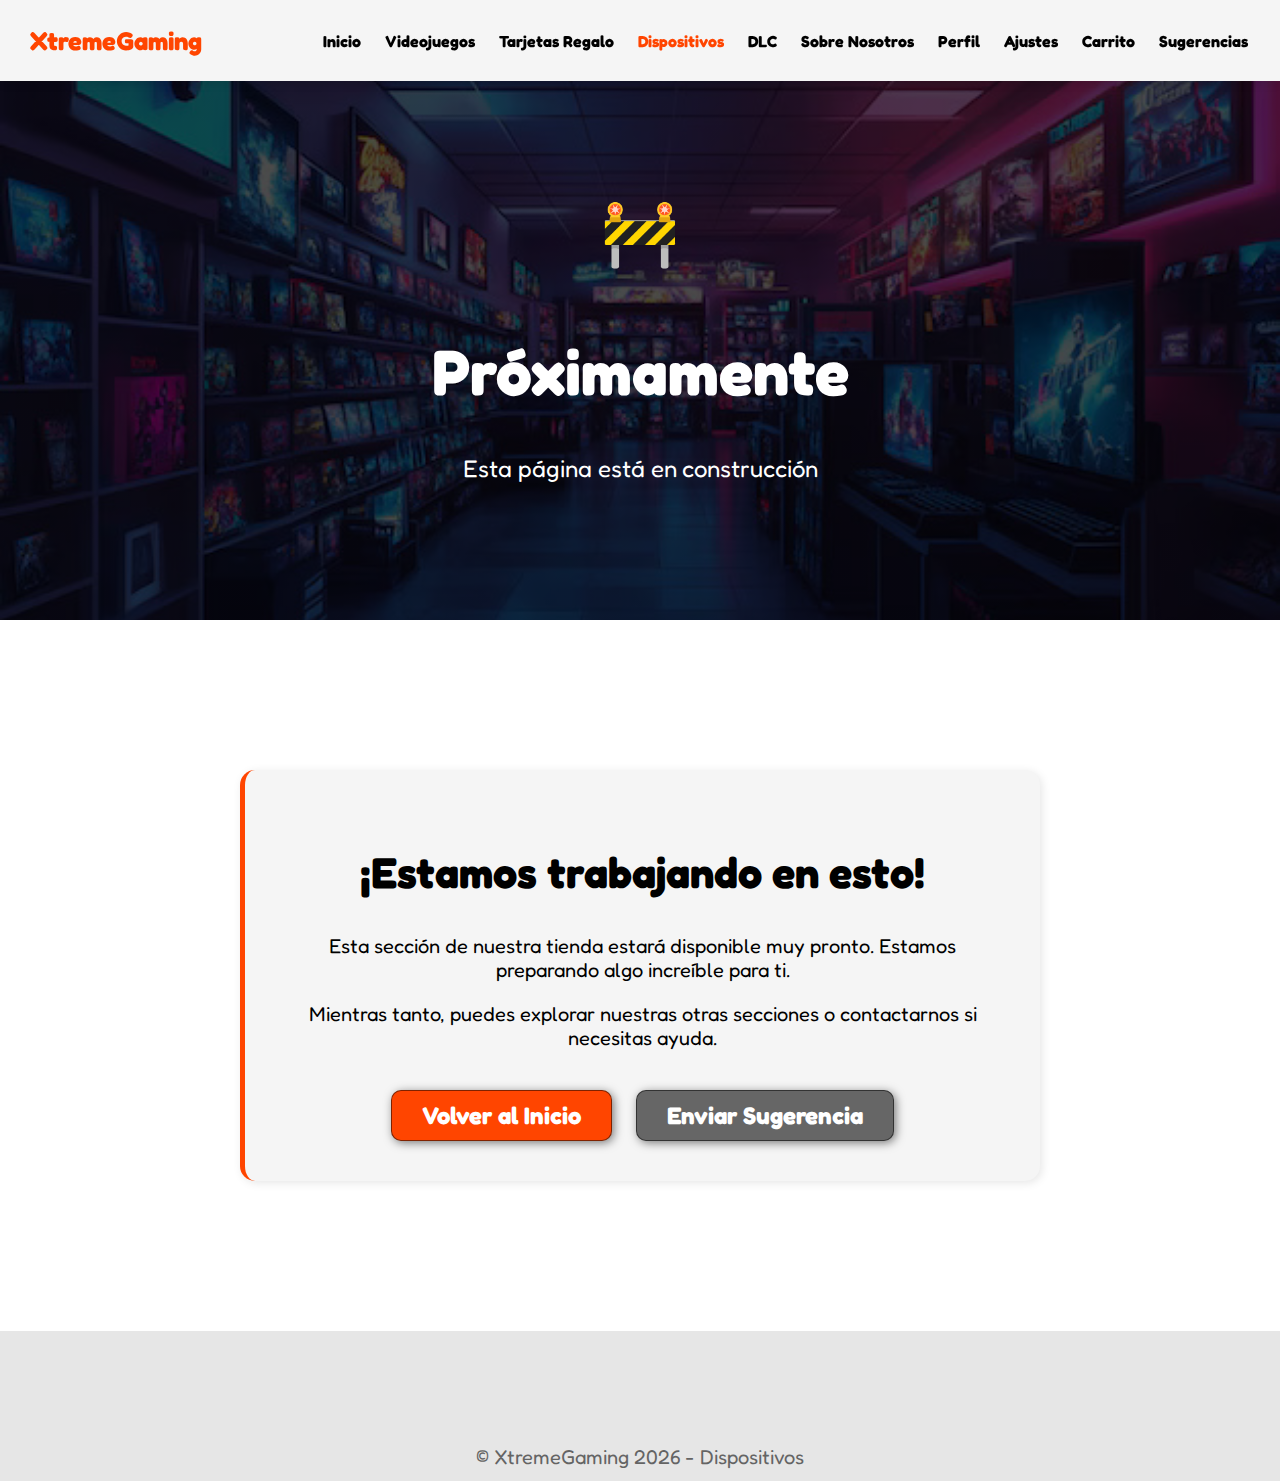
<file: dispositivos.html>
<!DOCTYPE html>
<html lang="en">
<head>
    <meta charset="UTF-8">
    <meta name="viewport" content="width=device-width, initial-scale=1.0">
    <title>Próximamente - XtremeGaming</title>
    <link rel="icon" href="media/icono.png" type="image/x-icon">
    <link href="https://fonts.googleapis.com/css2?family=Fredoka:wght@300;400;500;600;700&display=swap" rel="stylesheet">
    <style>
        /* AÑADE ESTO PRIMERO */
        body {
            padding-top: 80px; /* COMPENSA el header fixed */
            margin: 0;
            font-family: 'Fredoka', sans-serif;
        }
        
        *{
            box-sizing: border-box;
        }

        html{
            scroll-behavior: smooth;
        }

        h1{ font-size: 3.5em; font-family: 'Fredoka', sans-serif;}
        h2{ font-size: 2.7em; font-family: 'Fredoka', sans-serif;}
        h3{ font-size: 2em; font-family: 'Fredoka', sans-serif;}
        p{ font-size: 1.25em; font-family: 'Fredoka', sans-serif;}
        ul{ list-style: none;}
        li{ font-size: 1.25em; font-family: 'Fredoka', sans-serif;}

        button{
            font-size: 1.5em;
            font-weight: bold;
            padding: 10px 30px;
            border-radius: 10px;
            border: 1px solid rgba(0,0,0,0.5);
            box-shadow: 2px 2px 10px rgba(0,0,0,0.5);
            color: white;
            background-color: orangered;
            cursor: pointer;
            font-family: 'Fredoka', sans-serif;
        }

        button:hover{
            background-color: rgba(255, 72, 0, 0.8);
        }

        .container{
            max-width: 1400px;
            margin: auto;
        }

        .color-acento{ color:orangered; }

        /* HEADER FIXED CORRECTO */
        header{
            background-color: rgb(245,245,245);
            position: fixed;
            top: 0;
            left: 0;
            right: 0;
            z-index: 1000;
            width: 100%;
            box-shadow: 0 2px 10px rgba(0,0,0,0.1);
        }

        header .logo{
            margin: 0;
            padding: 25px 30px;
            font-weight: bold;
            color: orangered;
            font-size: 1.6em;
            font-family: 'Fredoka', sans-serif;
        }

        header .container{
            display: flex;
            flex-direction: column;
            align-items: center;
        }

        header nav{
            display: flex;
            flex-direction: column;
            text-align: center;
            padding-bottom: 25px;
        }

        header a{
            padding: 5px 12px;
            text-decoration: none;
            font-weight: bold;
            color: black;
            font-family: 'Fredoka', sans-serif;
        }

        header a:hover{
            color: orangered;
        }

        #proximamente-hero{
            display: flex;
            align-items: center;
            justify-content: center;
            text-align: center;
            flex-direction: column;
            height: 60vh;
            background-image: linear-gradient(
                0deg,
                rgba(0,0,0,0.7),
                rgba(0,0,0,0.7)
            ),
            url(media/room-with-lot-games-video-game-wall_875765-5370.jpg);
            background-repeat: no-repeat;
            background-size: cover;
            background-position: center center;
            margin-top: 0; /* Asegúrate que sea 0 */
        }

        #proximamente-hero h1{
            color: white;
            margin-bottom: 20px;
            font-family: 'Fredoka', sans-serif;
        }

        #proximamente-hero p{
            font-family: 'Fredoka', sans-serif;
        }

        .icono-proximamente {
            font-size: 4em;
            margin-bottom: 20px;
        }

        .mensaje-proximamente {
            background-color: #f5f5f5;
            padding: 40px;
            border-radius: 15px;
            max-width: 800px;
            margin: 50px auto;
            border-left: 5px solid orangered;
            box-shadow: 2px 2px 10px rgba(0,0,0,0.1);
            text-align: center;
        }

        footer{
            background-color: rgb(230,230,230);
        }

        footer p{
            margin: 0;
            padding: 12px;
            color: rgb(100,100,100);
            font-family: 'Fredoka', sans-serif;
        }

        footer .container{
            height: 150px;
            justify-content: center;
            display: flex;
            align-items: flex-end;
        }

        @media (min-width: 720px){
            header .container{
                flex-direction: row;
                justify-content: space-between;
            }

            header nav{
                flex-direction: row;
                padding-bottom: 0;
                padding-right: 20px;
            }

            #proximamente-hero h1{
                font-size: 4em;
            }
        }
        
        body, h1, h2, h3, h4, h5, h6, p, span, a, button, input, textarea, select, label, li, ul, ol, div {
            font-family: 'Fredoka', sans-serif !important;
        }
    </style>
</head>
<body>

<header>
    <div class="container">
        <p class="logo">XtremeGaming</p>
        <nav>
            <a href="index.html">Inicio</a>
            <a href="index.html#VideojuegosMas">Videojuegos</a>
            <a href="tarjetas.html">Tarjetas Regalo</a>
            <a href="dispositivos.html" style="color: orangered;">Dispositivos</a>
            <a href="dlc.html">DLC</a>
            <a href="index.html#caracteristicas">Sobre Nosotros</a>
            <a href="perfil.html">Perfil</a>
            <a href="ajustes.html">Ajustes</a>
            <a href="carrito.html">Carrito</a>
            <a href="sugerencias.html">Sugerencias</a>
        </nav>
    </div>
</header>

<section id="proximamente-hero">
    <div class="icono-proximamente">🚧</div>
    <h1>Próximamente</h1>
    <p style="color: white; font-size: 1.5em;">Esta página está en construcción</p>
</section>

<section style="padding: 100px 12px; background-color: white;">
    <div class="container">
        <div class="mensaje-proximamente">
            <h2>¡Estamos trabajando en esto!</h2>
            <p>Esta sección de nuestra tienda estará disponible muy pronto. Estamos preparando algo increíble para ti.</p>
            <p>Mientras tanto, puedes explorar nuestras otras secciones o contactarnos si necesitas ayuda.</p>
            
            <div style="margin-top: 40px;">
                <button onclick="location.href='index.html'">Volver al Inicio</button>
                <button onclick="location.href='sugerencias.html'" style="margin-left: 20px; background-color: #666;">Enviar Sugerencia</button>
            </div>
        </div>
    </div>
</section>

<footer>
    <div class="container">
        <p>&copy; XtremeGaming 2026 - Dispositivos</p>
    </div>
</footer>

</body>
</html>
</file>
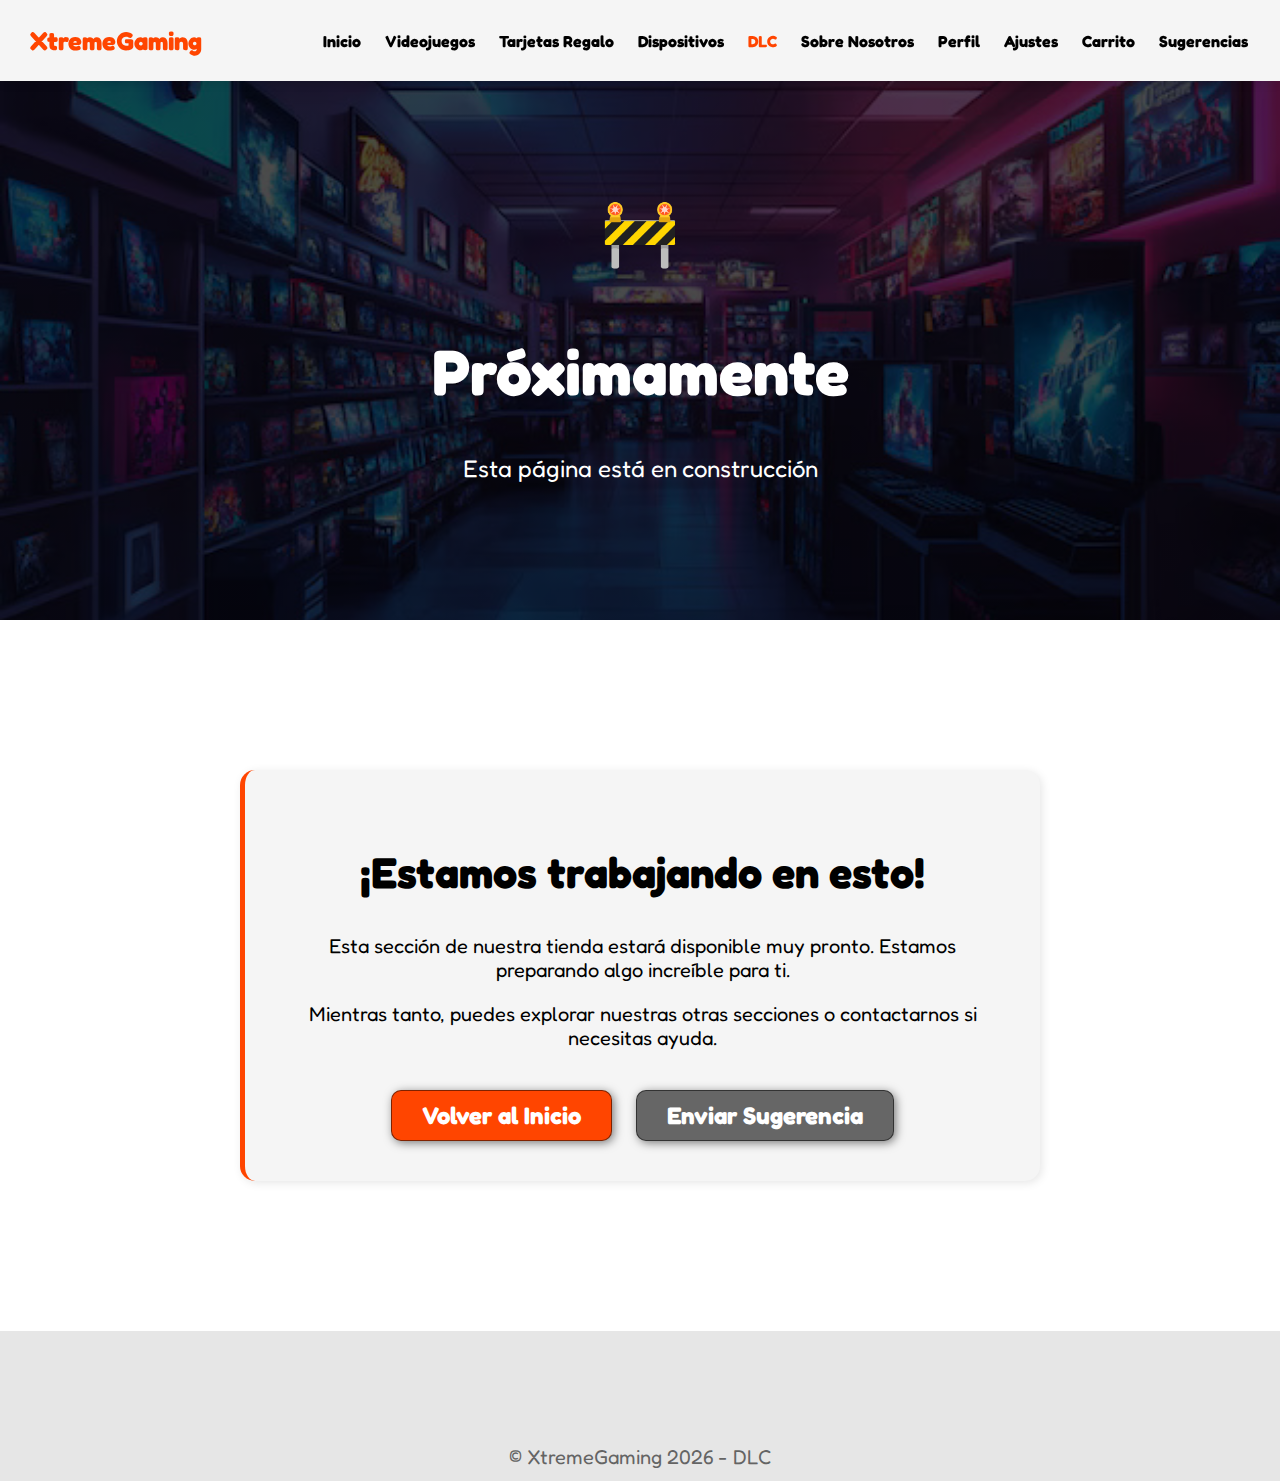
<file: dlc.html>
<!DOCTYPE html>
<html lang="en">
<head>
    <meta charset="UTF-8">
    <meta name="viewport" content="width=device-width, initial-scale=1.0">
    <title>Próximamente - XtremeGaming</title>
    <link rel="icon" href="media/icono.png" type="image/x-icon">
    <link href="https://fonts.googleapis.com/css2?family=Fredoka:wght@300;400;500;600;700&display=swap" rel="stylesheet">
    <style>
        body {
            padding-top: 80px;
            margin: 0;
            font-family: 'Fredoka', sans-serif;
        }
        
        *{
            box-sizing: border-box;
        }

        html{
            scroll-behavior: smooth;
        }

        h1{ font-size: 3.5em; font-family: 'Fredoka', sans-serif;}
        h2{ font-size: 2.7em; font-family: 'Fredoka', sans-serif;}
        h3{ font-size: 2em; font-family: 'Fredoka', sans-serif;}
        p{ font-size: 1.25em; font-family: 'Fredoka', sans-serif;}
        ul{ list-style: none;}
        li{ font-size: 1.25em; font-family: 'Fredoka', sans-serif;}

        button{
            font-size: 1.5em;
            font-weight: bold;
            padding: 10px 30px;
            border-radius: 10px;
            border: 1px solid rgba(0,0,0,0.5);
            box-shadow: 2px 2px 10px rgba(0,0,0,0.5);
            color: white;
            background-color: orangered;
            cursor: pointer;
            font-family: 'Fredoka', sans-serif;
        }

        button:hover{
            background-color: rgba(255, 72, 0, 0.8);
        }

        .container{
            max-width: 1400px;
            margin: auto;
        }

        .color-acento{ color:orangered; }

        header{
            background-color: rgb(245,245,245);
            position: fixed;
            top: 0;
            left: 0;
            right: 0;
            z-index: 1000;
            width: 100%;
            box-shadow: 0 2px 10px rgba(0,0,0,0.1);
        }

        header .logo{
            margin: 0;
            padding: 25px 30px;
            font-weight: bold;
            color: orangered;
            font-size: 1.6em;
            font-family: 'Fredoka', sans-serif;
        }

        header .container{
            display: flex;
            flex-direction: column;
            align-items: center;
        }

        header nav{
            display: flex;
            flex-direction: column;
            text-align: center;
            padding-bottom: 25px;
        }

        header a{
            padding: 5px 12px;
            text-decoration: none;
            font-weight: bold;
            color: black;
            font-family: 'Fredoka', sans-serif;
        }

        header a:hover{
            color: orangered;
        }

        #proximamente-hero{
            display: flex;
            align-items: center;
            justify-content: center;
            text-align: center;
            flex-direction: column;
            height: 60vh;
            background-image: linear-gradient(
                0deg,
                rgba(0,0,0,0.7),
                rgba(0,0,0,0.7)
            ),
            url(media/room-with-lot-games-video-game-wall_875765-5370.jpg);
            background-repeat: no-repeat;
            background-size: cover;
            background-position: center center;
            margin-top: 0;
        }

        #proximamente-hero h1{
            color: white;
            margin-bottom: 20px;
            font-family: 'Fredoka', sans-serif;
        }

        #proximamente-hero p{
            font-family: 'Fredoka', sans-serif;
        }

        .icono-proximamente {
            font-size: 4em;
            margin-bottom: 20px;
        }

        .mensaje-proximamente {
            background-color: #f5f5f5;
            padding: 40px;
            border-radius: 15px;
            max-width: 800px;
            margin: 50px auto;
            border-left: 5px solid orangered;
            box-shadow: 2px 2px 10px rgba(0,0,0,0.1);
            text-align: center;
        }

        footer{
            background-color: rgb(230,230,230);
        }

        footer p{
            margin: 0;
            padding: 12px;
            color: rgb(100,100,100);
            font-family: 'Fredoka', sans-serif;
        }

        footer .container{
            height: 150px;
            justify-content: center;
            display: flex;
            align-items: flex-end;
        }

        @media (min-width: 720px){
            header .container{
                flex-direction: row;
                justify-content: space-between;
            }

            header nav{
                flex-direction: row;
                padding-bottom: 0;
                padding-right: 20px;
            }

            #proximamente-hero h1{
                font-size: 4em;
            }
        }
        
        body, h1, h2, h3, h4, h5, h6, p, span, a, button, input, textarea, select, label, li, ul, ol, div {
            font-family: 'Fredoka', sans-serif !important;
        }
    </style>
</head>
<body>

<header>
    <div class="container">
        <p class="logo">XtremeGaming</p>
        <nav>
            <a href="index.html">Inicio</a>
            <a href="index.html#VideojuegosMas">Videojuegos</a>
            <a href="tarjetas.html">Tarjetas Regalo</a>
            <a href="dispositivos.html">Dispositivos</a>
            <a href="dlc.html" style="color: orangered;">DLC</a>
            <a href="index.html#caracteristicas">Sobre Nosotros</a>
            <a href="perfil.html">Perfil</a>
            <a href="ajustes.html">Ajustes</a>
            <a href="carrito.html">Carrito</a>
            <a href="sugerencias.html">Sugerencias</a>
        </nav>
    </div>
</header>

<section id="proximamente-hero">
    <div class="icono-proximamente">🚧</div>
    <h1>Próximamente</h1>
    <p style="color: white; font-size: 1.5em;">Esta página está en construcción</p>
</section>

<section style="padding: 100px 12px; background-color: white;">
    <div class="container">
        <div class="mensaje-proximamente">
            <h2>¡Estamos trabajando en esto!</h2>
            <p>Esta sección de nuestra tienda estará disponible muy pronto. Estamos preparando algo increíble para ti.</p>
            <p>Mientras tanto, puedes explorar nuestras otras secciones o contactarnos si necesitas ayuda.</p>
            
            <div style="margin-top: 40px;">
                <button onclick="location.href='index.html'">Volver al Inicio</button>
                <button onclick="location.href='sugerencias.html'" style="margin-left: 20px; background-color: #666;">Enviar Sugerencia</button>
            </div>
        </div>
    </div>
</section>

<footer>
    <div class="container">
        <p>&copy; XtremeGaming 2026 - DLC</p>
    </div>
</footer>

</body>
</html>
</file>
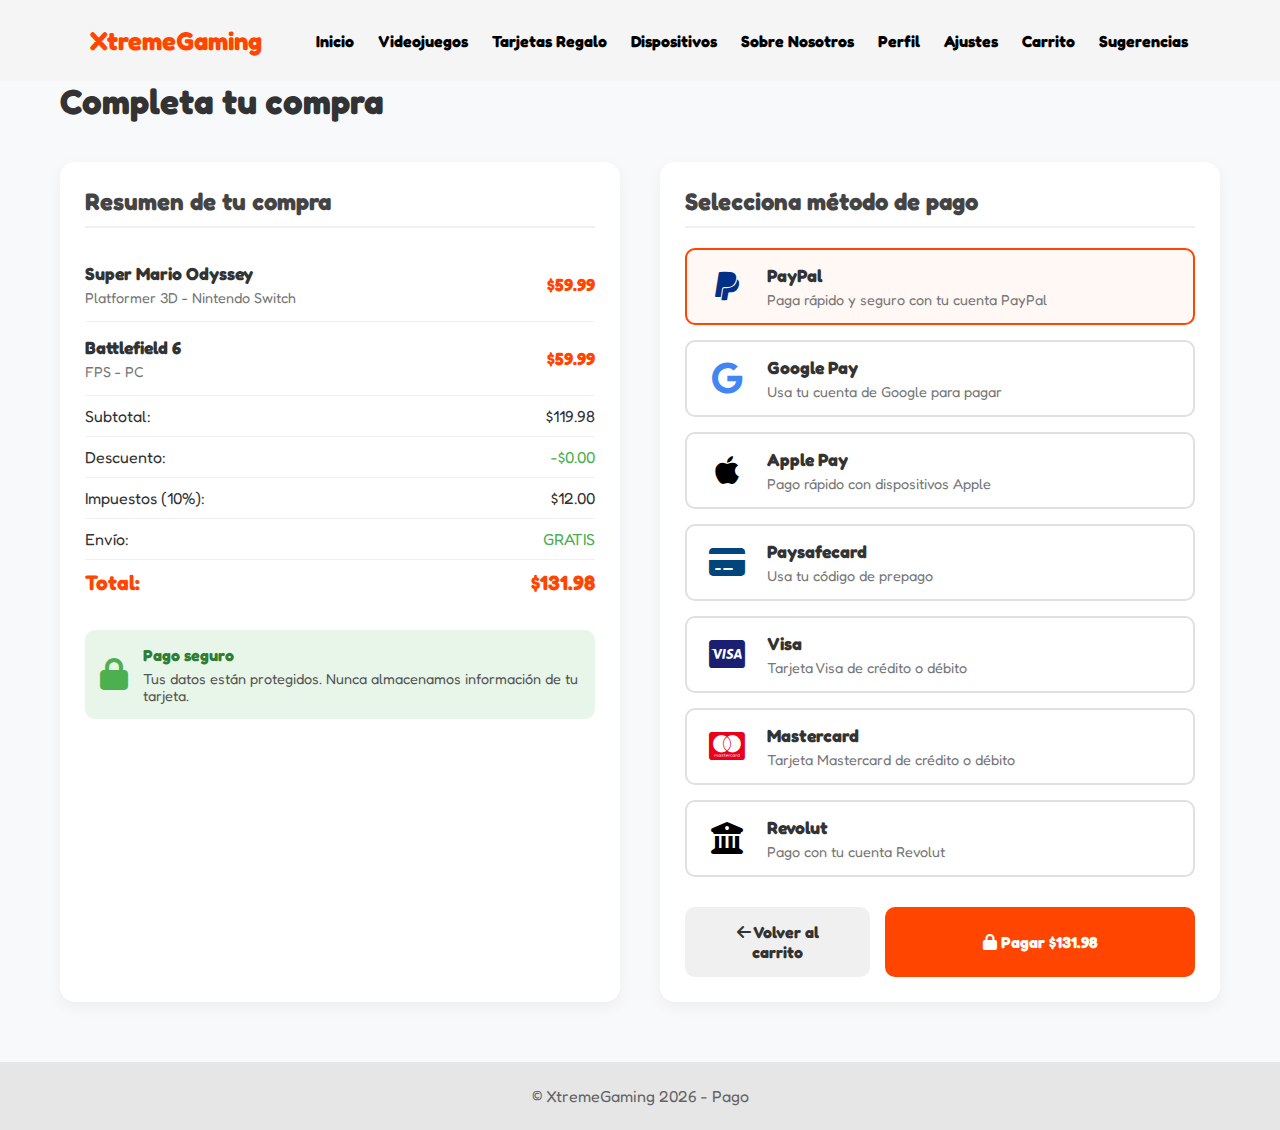
<file: pago.html>
<!DOCTYPE html>
<html lang="es">
<head>
    <meta charset="UTF-8">
    <meta name="viewport" content="width=device-width, initial-scale=1.0">
    <title>Pago - XtremeGaming</title>
    <link rel="icon" href="media/icono.png" type="image/x-icon">
    <link href="https://fonts.googleapis.com/css2?family=Fredoka:wght@300;400;500;600;700&display=swap" rel="stylesheet">
    <link rel="stylesheet" href="https://cdnjs.cloudflare.com/ajax/libs/font-awesome/6.4.0/css/all.min.css">
    <style>
        * {
            box-sizing: border-box;
            font-family: 'Fredoka', sans-serif;
        }
        
        body {
            margin: 0;
            background-color: #f8f9fa;
            color: #333;
        }
        
        .container {
            max-width: 1200px;
            margin: 0 auto;
            padding: 0 20px;
        }
        
        header {
            background-color: rgb(245,245,245);
            width: 100%;
        }
        
        header .logo {
            margin: 0;
            padding: 25px 30px;
            font-weight: bold;
            color: orangered;
            font-size: 1.6em;
        }
        
        header .container {
            display: flex;
            flex-direction: column;
            align-items: center;
        }
        
        header nav {
            display: flex;
            flex-direction: column;
            text-align: center;
            padding-bottom: 25px;
        }
        
        header a {
            padding: 5px 12px;
            text-decoration: none;
            font-weight: bold;
            color: black;
        }
        
        header a:hover {
            color: orangered;
        }
        
        @media (min-width: 720px) {
            header {
                position: fixed;
                width: 100%;
                top: 0;
                z-index: 1000;
            }
            
            header .container {
                flex-direction: row;
                justify-content: space-between;
            }
            
            header nav {
                flex-direction: row;
                padding-bottom: 0;
                padding-right: 20px;
            }
        }
        
        @media (min-width: 720px) {
            body {
                padding-top: 80px;
            }
        }
        
        .pago-container {
            display: grid;
            grid-template-columns: 1fr 1fr;
            gap: 40px;
            margin: 40px 0;
        }
        
        @media (max-width: 768px) {
            .pago-container {
                grid-template-columns: 1fr;
            }
        }
        
        .resumen-compra {
            background: white;
            border-radius: 15px;
            padding: 25px;
            box-shadow: 0 5px 15px rgba(0,0,0,0.05);
        }
        
        .metodos-pago {
            background: white;
            border-radius: 15px;
            padding: 25px;
            box-shadow: 0 5px 15px rgba(0,0,0,0.05);
        }
        
        h1 {
            color: #333;
            margin-top: 0;
            font-size: 2.2em;
            margin-bottom: 30px;
        }
        
        h2 {
            color: #444;
            margin-top: 0;
            border-bottom: 2px solid #f0f0f0;
            padding-bottom: 10px;
            font-size: 1.5em;
        }
        
        h3 {
            color: #555;
            font-size: 1.2em;
        }
        
        .producto-resumen {
            display: flex;
            justify-content: space-between;
            align-items: center;
            padding: 15px 0;
            border-bottom: 1px solid #f0f0f0;
        }
        
        .producto-info h4 {
            margin: 0 0 5px 0;
            font-size: 1.1em;
        }
        
        .producto-detalle {
            color: #777;
            font-size: 0.9em;
            margin: 0;
        }
        
        .producto-precio {
            font-weight: bold;
            color: orangered;
            font-size: 1.1em;
        }
        
        .linea-total {
            display: flex;
            justify-content: space-between;
            padding: 10px 0;
            border-bottom: 1px solid #f0f0f0;
        }
        
        .total-final {
            font-size: 1.3em;
            font-weight: bold;
            color: orangered;
            border-bottom: none !important;
        }
        
        .metodo-pago {
            display: flex;
            align-items: center;
            padding: 15px;
            border: 2px solid #e0e0e0;
            border-radius: 10px;
            margin-bottom: 15px;
            cursor: pointer;
            transition: all 0.3s;
        }
        
        .metodo-pago:hover {
            border-color: orangered;
            background-color: #fff8f5;
        }
        
        .metodo-pago.seleccionado {
            border-color: orangered;
            background-color: #fff8f5;
        }
        
        .icono-pago {
            font-size: 2em;
            margin-right: 15px;
            width: 50px;
            text-align: center;
        }
        
        .paypal { color: #003087; }
        .google { color: #4285F4; }
        .apple { color: #000000; }
        .paysafe { color: #00457c; }
        .visa { color: #1a1f71; }
        .mastercard { color: #eb001b; }
        .revolut { color: #000000; }
        
        .info-metodo h4 {
            margin: 0 0 5px 0;
            font-size: 1.1em;
        }
        
        .info-metodo p {
            margin: 0;
            color: #777;
            font-size: 0.9em;
        }
        
        .form-tarjeta {
            background: #f9f9f9;
            padding: 20px;
            border-radius: 10px;
            margin-top: 20px;
            display: none;
        }
        
        .form-tarjeta.visible {
            display: block;
        }
        
        .input-group {
            margin-bottom: 15px;
        }
        
        .input-group label {
            display: block;
            margin-bottom: 5px;
            font-weight: 500;
        }
        
        .input-group input {
            width: 100%;
            padding: 12px 15px;
            border: 1px solid #ddd;
            border-radius: 8px;
            font-size: 1em;
            transition: border-color 0.3s;
        }
        
        .input-group input:focus {
            border-color: orangered;
            outline: none;
        }
        
        .input-group input.error {
            border-color: #ff3333;
            background-color: #fff5f5;
        }
        
        .mensaje-error {
            color: #ff3333;
            font-size: 0.85em;
            margin-top: 5px;
            display: none;
        }
        
        .mensaje-error.visible {
            display: block;
        }
        
        .fila-inputs {
            display: grid;
            grid-template-columns: 1fr 1fr;
            gap: 15px;
        }
        
        .botones-accion {
            display: flex;
            justify-content: space-between;
            margin-top: 30px;
            gap: 15px;
        }
        
        .btn {
            padding: 15px 30px;
            border: none;
            border-radius: 10px;
            font-weight: bold;
            font-size: 1em;
            cursor: pointer;
            transition: all 0.3s;
            text-align: center;
            text-decoration: none;
            display: inline-block;
        }
        
        .btn-secundario {
            background-color: #f0f0f0;
            color: #333;
            flex: 1;
        }
        
        .btn-secundario:hover {
            background-color: #e0e0e0;
        }
        
        .btn-principal {
            background-color: orangered;
            color: white;
            flex: 2;
        }
        
        .btn-principal:hover {
            background-color: #e65c00;
        }
        
        footer {
            background-color: rgb(230,230,230);
            padding: 12px 0;
            margin-top: 60px;
        }
        
        footer p {
            margin: 0;
            padding: 12px;
            color: rgb(100,100,100);
            text-align: center;
        }
        
        .seguridad-info {
            background: #e8f5e9;
            border-radius: 10px;
            padding: 15px;
            margin-top: 25px;
            display: flex;
            align-items: center;
        }
        
        .seguridad-icono {
            font-size: 2em;
            color: #4CAF50;
            margin-right: 15px;
        }
        
        .seguridad-texto h4 {
            margin: 0 0 5px 0;
            color: #2e7d32;
        }
        
        .seguridad-texto p {
            margin: 0;
            color: #555;
            font-size: 0.9em;
        }
        
        body, h1, h2, h3, h4, h5, h6, p, span, a, button, input, textarea, select, label, li, ul, ol, div {
            font-family: 'Fredoka', sans-serif !important;
        }
    </style>
</head>
<body>
    <header>
        <div class="container">
            <p class="logo">XtremeGaming</p>
            <nav>
                <a href="index.html">Inicio</a>
                <a href="index.html#VideojuegosMas">Videojuegos</a>
                <a href="tarjetas.html">Tarjetas Regalo</a>
                <a href="dispositivos.html">Dispositivos</a>
                <a href="index.html#caracteristicas">Sobre Nosotros</a>
                <a href="perfil.html">Perfil</a>
                <a href="ajustes.html">Ajustes</a>
                <a href="carrito.html">Carrito</a>
                <a href="sugerencias.html">Sugerencias</a>
            </nav>
        </div>
    </header>

    <main class="container">
        <h1>Completa tu compra</h1>
        
        <div class="pago-container">
            <div class="resumen-compra">
                <h2>Resumen de tu compra</h2>
                
                <div class="producto-resumen">
                    <div class="producto-info">
                        <h4>Super Mario Odyssey</h4>
                        <p class="producto-detalle">Platformer 3D - Nintendo Switch</p>
                    </div>
                    <div class="producto-precio">$59.99</div>
                </div>
                
                <div class="producto-resumen">
                    <div class="producto-info">
                        <h4>Battlefield 6</h4>
                        <p class="producto-detalle">FPS - PC</p>
                    </div>
                    <div class="producto-precio">$59.99</div>
                </div>
                
                <div class="linea-total">
                    <span>Subtotal:</span>
                    <span>$119.98</span>
                </div>
                
                <div class="linea-total">
                    <span>Descuento:</span>
                    <span style="color: #4CAF50;">-$0.00</span>
                </div>
                
                <div class="linea-total">
                    <span>Impuestos (10%):</span>
                    <span>$12.00</span>
                </div>
                
                <div class="linea-total">
                    <span>Envío:</span>
                    <span style="color: #4CAF50;">GRATIS</span>
                </div>
                
                <div class="linea-total total-final">
                    <span>Total:</span>
                    <span>$131.98</span>
                </div>
                
                <div class="seguridad-info">
                    <div class="seguridad-icono">
                        <i class="fas fa-lock"></i>
                    </div>
                    <div class="seguridad-texto">
                        <h4>Pago seguro</h4>
                        <p>Tus datos están protegidos. Nunca almacenamos información de tu tarjeta.</p>
                    </div>
                </div>
            </div>
            
            <div class="metodos-pago">
                <h2>Selecciona método de pago</h2>
                
                <div class="metodo-pago" data-metodo="paypal">
                    <div class="icono-pago paypal">
                        <i class="fab fa-paypal"></i>
                    </div>
                    <div class="info-metodo">
                        <h4>PayPal</h4>
                        <p>Paga rápido y seguro con tu cuenta PayPal</p>
                    </div>
                </div>
                
                <div class="metodo-pago" data-metodo="google">
                    <div class="icono-pago google">
                        <i class="fab fa-google"></i>
                    </div>
                    <div class="info-metodo">
                        <h4>Google Pay</h4>
                        <p>Usa tu cuenta de Google para pagar</p>
                    </div>
                </div>
                
                <div class="metodo-pago" data-metodo="apple">
                    <div class="icono-pago apple">
                        <i class="fab fa-apple"></i>
                    </div>
                    <div class="info-metodo">
                        <h4>Apple Pay</h4>
                        <p>Pago rápido con dispositivos Apple</p>
                    </div>
                </div>
                
                <div class="metodo-pago" data-metodo="paysafe">
                    <div class="icono-pago paysafe">
                        <i class="fas fa-credit-card"></i>
                    </div>
                    <div class="info-metodo">
                        <h4>Paysafecard</h4>
                        <p>Usa tu código de prepago</p>
                    </div>
                </div>
                
                <div class="metodo-pago" data-metodo="tarjeta" data-tipo="visa">
                    <div class="icono-pago visa">
                        <i class="fab fa-cc-visa"></i>
                    </div>
                    <div class="info-metodo">
                        <h4>Visa</h4>
                        <p>Tarjeta Visa de crédito o débito</p>
                    </div>
                </div>
                
                <div class="metodo-pago" data-metodo="tarjeta" data-tipo="mastercard">
                    <div class="icono-pago mastercard">
                        <i class="fab fa-cc-mastercard"></i>
                    </div>
                    <div class="info-metodo">
                        <h4>Mastercard</h4>
                        <p>Tarjeta Mastercard de crédito o débito</p>
                    </div>
                </div>
                
                <div class="metodo-pago" data-metodo="revolut">
                    <div class="icono-pago revolut">
                        <i class="fas fa-university"></i>
                    </div>
                    <div class="info-metodo">
                        <h4>Revolut</h4>
                        <p>Pago con tu cuenta Revolut</p>
                    </div>
                </div>
                
                <div class="form-tarjeta" id="form-tarjeta">
                    <h3>Información de la tarjeta</h3>
                    <div class="input-group">
                        <label for="numero-tarjeta">Número de tarjeta</label>
                        <input type="text" id="numero-tarjeta" placeholder="1234 5678 9012 3456" maxlength="19">
                        <div class="mensaje-error" id="error-numero">El número de tarjeta debe tener 16 dígitos</div>
                    </div>
                    
                    <div class="input-group">
                        <label for="nombre-tarjeta">Nombre en la tarjeta</label>
                        <input type="text" id="nombre-tarjeta" placeholder="Ejemplo">
                        <div class="mensaje-error" id="error-nombre">Ingresa el nombre que aparece en la tarjeta</div>
                    </div>
                    
                    <div class="fila-inputs">
                        <div class="input-group">
                            <label for="fecha-expiracion">Fecha de expiración</label>
                            <input type="text" id="fecha-expiracion" placeholder="MM/AA" maxlength="5">
                            <div class="mensaje-error" id="error-fecha">Formato inválido. Usa MM/AA (ej: 12/25)</div>
                        </div>
                        
                        <div class="input-group">
                            <label for="cvv">CVV</label>
                            <input type="text" id="cvv" placeholder="123" maxlength="3">
                            <div class="mensaje-error" id="error-cvv">El CVV debe tener 3 dígitos</div>
                        </div>
                    </div>
                </div>
                
                <div class="botones-accion">
                    <a href="carrito.html" class="btn btn-secundario">
                        <i class="fas fa-arrow-left"></i> Volver al carrito
                    </a>
                    <button id="btn-pagar" class="btn btn-principal">
                        <i class="fas fa-lock"></i> Pagar $131.98
                    </button>
                </div>
            </div>
        </div>
    </main>

    <footer>
        <div class="container">
            <p>&copy; XtremeGaming 2026 - Pago</p>
        </div>
    </footer>

    <script>
        const metodosPago = document.querySelectorAll('.metodo-pago');
        const formularioTarjeta = document.getElementById('form-tarjeta');
        const btnPagar = document.getElementById('btn-pagar');
        let metodoSeleccionado = null;
        let tipoTarjetaSeleccionada = null;
        
        metodosPago.forEach(metodo => {
            metodo.addEventListener('click', function() {
                metodosPago.forEach(m => m.classList.remove('seleccionado'));
                
                this.classList.add('seleccionado');
                metodoSeleccionado = this.getAttribute('data-metodo');
                tipoTarjetaSeleccionada = this.getAttribute('data-tipo');
                
                if (metodoSeleccionado === 'tarjeta') {
                    formularioTarjeta.classList.add('visible');
                    // Cambiar placeholder según tipo de tarjeta
                    const tipoDisplay = tipoTarjetaSeleccionada === 'visa' ? 'Visa' : 'Mastercard';
                    document.getElementById('numero-tarjeta').placeholder = `1234 5678 9012 3456 (${tipoDisplay})`;
                } else {
                    formularioTarjeta.classList.remove('visible');
                }
            });
        });
        
        document.getElementById('numero-tarjeta').addEventListener('input', function(e) {
            let valor = e.target.value.replace(/\s+/g, '').replace(/[^0-9]/gi, '');
            let formato = valor.match(/.{1,4}/g);
            if (formato) {
                e.target.value = formato.join(' ');
            }
            
            const numeroLimpio = valor.replace(/\D/g, '');
            if (numeroLimpio.length === 16) {
                this.classList.remove('error');
                document.getElementById('error-numero').classList.remove('visible');
            } else if (numeroLimpio.length > 0) {
                this.classList.add('error');
                document.getElementById('error-numero').classList.add('visible');
            } else {
                this.classList.remove('error');
                document.getElementById('error-numero').classList.remove('visible');
            }
        });
        
        document.getElementById('fecha-expiracion').addEventListener('input', function(e) {
            let valor = e.target.value;
            let valorLimpio = valor.replace(/[^0-9]/g, '');
            
            if (valorLimpio !== valor.replace(/\D/g, '')) {
                e.target.value = valorLimpio;
                return;
            }
            
            if (valorLimpio.length > 4) {
                valorLimpio = valorLimpio.substring(0, 4);
            }
            
            if (valorLimpio.length >= 2) {
                const mes = valorLimpio.substring(0, 2);
                const año = valorLimpio.substring(2, 4);
                
                const mesNum = parseInt(mes);
                if (mesNum < 1 || mesNum > 12) {
                    this.classList.add('error');
                    document.getElementById('error-fecha').textContent = 'Mes inválido. Usa 01-12';
                    document.getElementById('error-fecha').classList.add('visible');
                } else {
                    this.classList.remove('error');
                    document.getElementById('error-fecha').classList.remove('visible');
                }
                
                e.target.value = mes + '/' + año;
            } else {
                e.target.value = valorLimpio;
            }
            
            if (valorLimpio.length === 4) {
                const mes = parseInt(valorLimpio.substring(0, 2));
                const año = parseInt(valorLimpio.substring(2, 4));
                
                const añoActual = new Date().getFullYear() % 100;
                const mesActual = new Date().getMonth() + 1;
                
                if (mes < 1 || mes > 12) {
                    this.classList.add('error');
                    document.getElementById('error-fecha').textContent = 'Mes inválido. Usa 01-12';
                    document.getElementById('error-fecha').classList.add('visible');
                } else if (año < añoActual || (año === añoActual && mes < mesActual)) {
                    this.classList.add('error');
                    document.getElementById('error-fecha').textContent = 'La tarjeta ha expirado';
                    document.getElementById('error-fecha').classList.add('visible');
                } else {
                    this.classList.remove('error');
                    document.getElementById('error-fecha').classList.remove('visible');
                }
            }
        });
        
        document.getElementById('fecha-expiracion').addEventListener('keydown', function(e) {
            if (e.key === 'Backspace' || e.key === 'Delete') {
                setTimeout(() => {
                    if (this.value.length === 3 && this.value.charAt(2) === '/') {
                        this.value = this.value.substring(0, 2);
                    }
                }, 0);
            }
        });
        
        document.getElementById('cvv').addEventListener('input', function(e) {
            e.target.value = e.target.value.replace(/[^0-9]/g, '');
            
            if (e.target.value.length === 3) {
                this.classList.remove('error');
                document.getElementById('error-cvv').classList.remove('visible');
            } else if (e.target.value.length > 0) {
                this.classList.add('error');
                document.getElementById('error-cvv').classList.add('visible');
            } else {
                this.classList.remove('error');
                document.getElementById('error-cvv').classList.remove('visible');
            }
        });
        
        document.getElementById('nombre-tarjeta').addEventListener('input', function(e) {
            if (e.target.value.trim().length > 0) {
                this.classList.remove('error');
                document.getElementById('error-nombre').classList.remove('visible');
            } else {
                this.classList.add('error');
                document.getElementById('error-nombre').classList.add('visible');
            }
        });
        
        btnPagar.addEventListener('click', function() {
            if (!metodoSeleccionado) {
                alert('Por favor, selecciona un método de pago.');
                return;
            }
            
            if (metodoSeleccionado === 'tarjeta') {
                const numTarjeta = document.getElementById('numero-tarjeta').value.replace(/\s+/g, '');
                const nombre = document.getElementById('nombre-tarjeta').value.trim();
                const fecha = document.getElementById('fecha-expiracion').value;
                const cvv = document.getElementById('cvv').value;
                
                let hayErrores = false;
                
                if (!numTarjeta || numTarjeta.length !== 16) {
                    document.getElementById('numero-tarjeta').classList.add('error');
                    document.getElementById('error-numero').classList.add('visible');
                    hayErrores = true;
                }
                
                if (!nombre) {
                    document.getElementById('nombre-tarjeta').classList.add('error');
                    document.getElementById('error-nombre').classList.add('visible');
                    hayErrores = true;
                }
                
                if (!fecha || fecha.length !== 5 || !fecha.includes('/')) {
                    document.getElementById('fecha-expiracion').classList.add('error');
                    document.getElementById('error-fecha').textContent = 'Formato inválido. Usa MM/AA';
                    document.getElementById('error-fecha').classList.add('visible');
                    hayErrores = true;
                } else {
                    const partes = fecha.split('/');
                    const mes = parseInt(partes[0]);
                    const año = parseInt(partes[1]);
                    const añoActual = new Date().getFullYear() % 100;
                    const mesActual = new Date().getMonth() + 1;
                    
                    if (mes < 1 || mes > 12) {
                        document.getElementById('fecha-expiracion').classList.add('error');
                        document.getElementById('error-fecha').textContent = 'Mes inválido. Usa 01-12';
                        document.getElementById('error-fecha').classList.add('visible');
                        hayErrores = true;
                    } else if (año < añoActual || (año === añoActual && mes < mesActual)) {
                        document.getElementById('fecha-expiracion').classList.add('error');
                        document.getElementById('error-fecha').textContent = 'La tarjeta ha expirado';
                        document.getElementById('error-fecha').classList.add('visible');
                        hayErrores = true;
                    }
                }
                
                if (!cvv || cvv.length !== 3) {
                    document.getElementById('cvv').classList.add('error');
                    document.getElementById('error-cvv').classList.add('visible');
                    hayErrores = true;
                }
                
                if (hayErrores) {
                    alert('Por favor, corrige los errores en el formulario.');
                    return;
                }
            }
            
            btnPagar.innerHTML = '<i class="fas fa-spinner fa-spin"></i> Procesando...';
            btnPagar.disabled = true;
            
            setTimeout(() => {
                alert('¡Pago realizado con éxito! Tu pedido está en proceso. Gracias por tu compra.');
                window.location.href = 'index.html';
            }, 2000);
        });
        
        document.querySelector('.metodo-pago[data-metodo="paypal"]').click();
    </script>
</body>
</html>
</file>
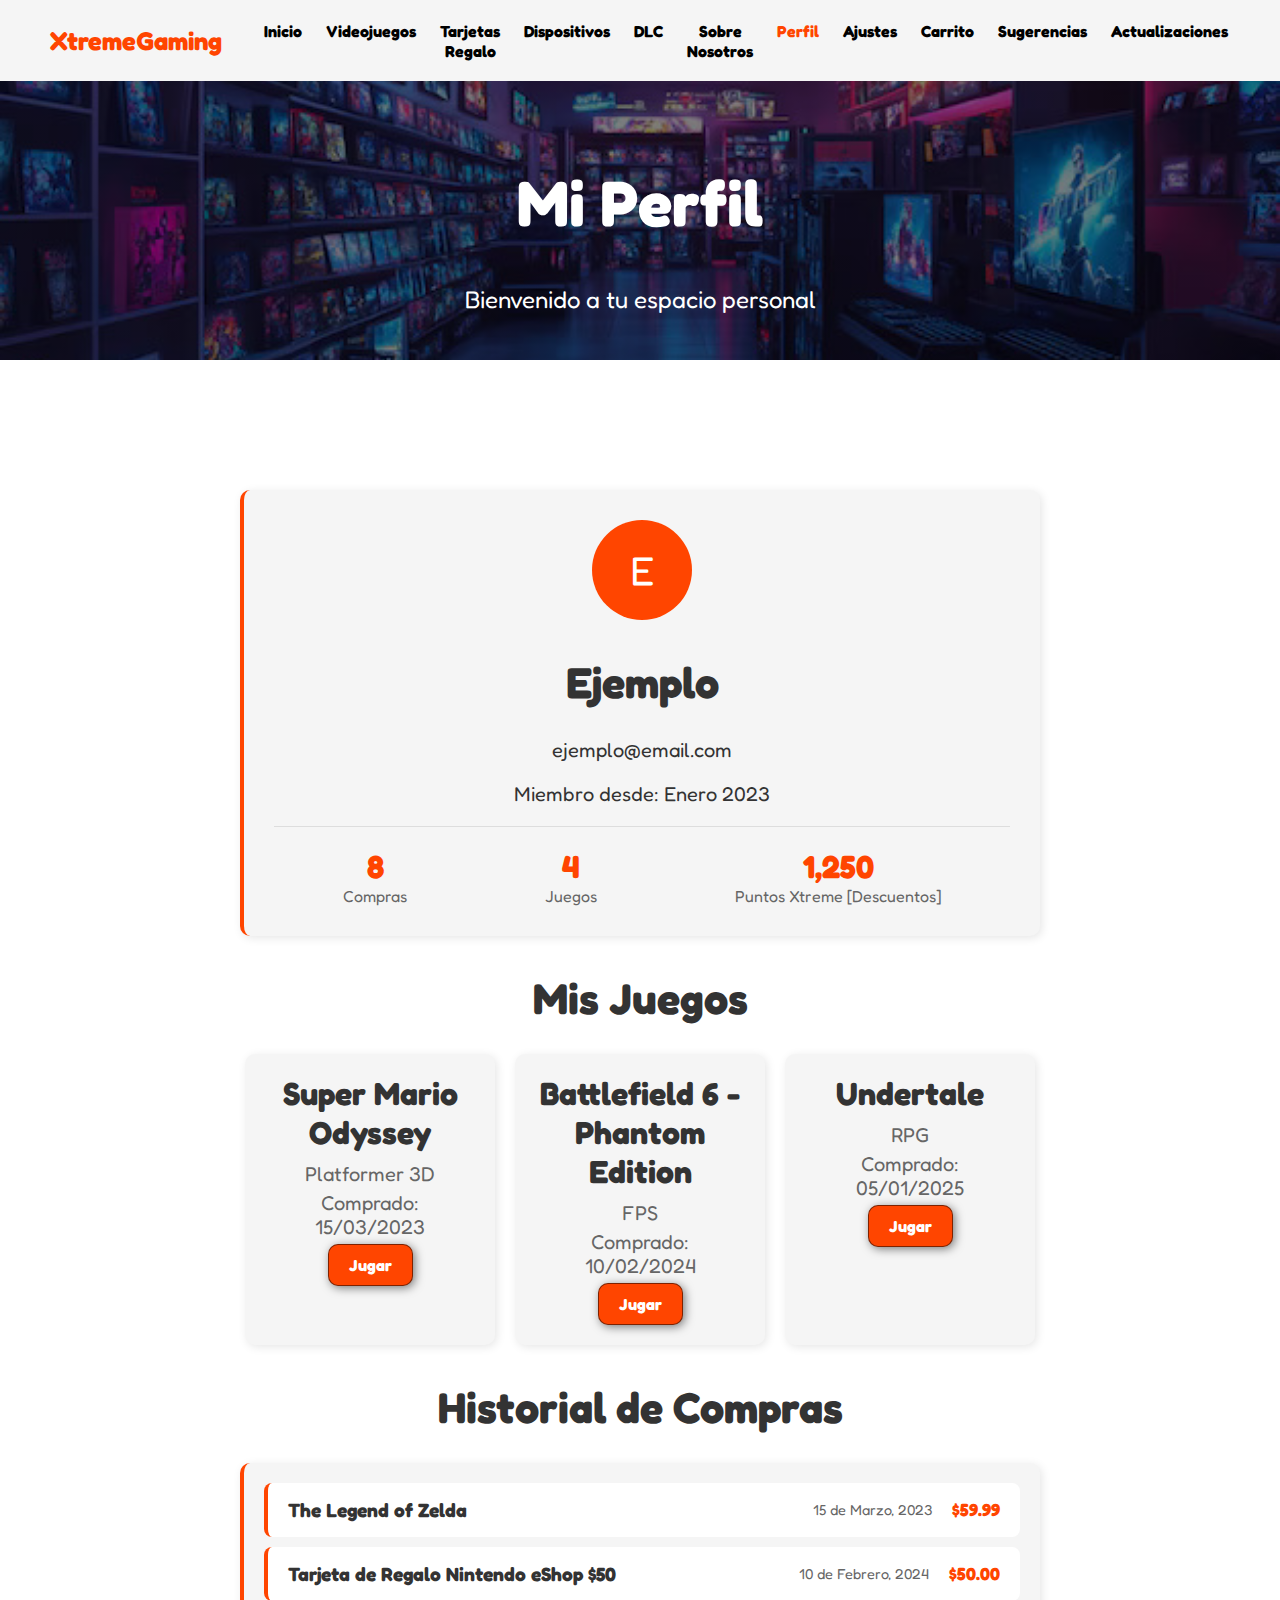
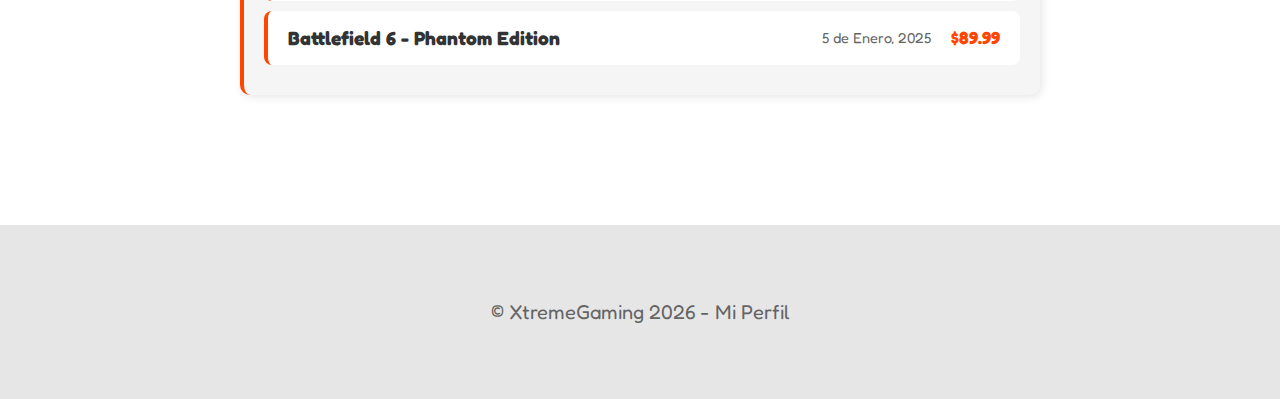
<file: perfil.html>
<!DOCTYPE html>
<html lang="es">
<head>
    <meta charset="UTF-8">
    <meta name="viewport" content="width=device-width, initial-scale=1.0">
    <title>Perfil - XtremeGaming</title>
    <link rel="icon" href="media/icono.png" type="image/x-icon">
    <link href="https://fonts.googleapis.com/css2?family=Fredoka:wght@300;400;500;600;700&display=swap" rel="stylesheet">
    <style>
        * {
            box-sizing: border-box;
            font-family: 'Fredoka', sans-serif;
        }
        
        html {
            scroll-behavior: smooth;
        }
        
        body {
            margin: 0;
            background-color: #f8f9fa;
            color: #333;
        }
        
        h1 { font-size: 3.5em; }
        h2 { font-size: 2.7em; }
        h3 { font-size: 2em; }
        p { font-size: 1.25em; }
        
        button {
            font-size: 1em;
            font-weight: bold;
            padding: 10px 20px;
            border-radius: 10px;
            border: 1px solid rgba(0,0,0,0.5);
            box-shadow: 2px 2px 10px rgba(0,0,0,0.5);
            color: white;
            background-color: orangered;
            cursor: pointer;
            font-family: 'Fredoka', sans-serif;
        }
        
        button:hover {
            background-color: rgba(255, 72, 0, 0.8);
        }
        
        .container {
            max-width: 1400px;
            margin: auto;
            padding: 0 20px;
        }

        header {
            background-color: rgb(245,245,245);
            width: 100%;
            position: fixed;
            top: 0;
            z-index: 1000;
        }
        
        header .logo {
            margin: 0;
            padding: 25px 30px;
            font-weight: bold;
            color: orangered;
            font-size: 1.6em;
        }
        
        header .container {
            display: flex;
            flex-direction: column;
            align-items: center;
        }
        
        header nav {
            display: flex;
            flex-direction: column;
            text-align: center;
            padding-bottom: 25px;
        }
        
        header a {
            padding: 5px 12px;
            text-decoration: none;
            font-weight: bold;
            color: black;
            font-family: 'Fredoka', sans-serif;
        }
        
        header a:hover {
            color: orangered;
        }

        #perfil-hero {
            display: flex;
            align-items: center;
            justify-content: center;
            text-align: center;
            flex-direction: column;
            height: 40vh;
            background-image: linear-gradient(0deg, rgba(0,0,0,0.5), rgba(0,0,0,0.5)),
            url(media/room-with-lot-games-video-game-wall_875765-5370.jpg);
            background-repeat: no-repeat;
            background-size: cover;
            background-position: center center;
            padding-top: 100px;
            margin-top: 80px;
        }
        
        #perfil-hero h1 {
            color: white;
            margin-bottom: 20px;
            font-family: 'Fredoka', sans-serif;
        }
        
        #perfil-hero p {
            color: white;
            font-size: 1.5em;
            font-family: 'Fredoka', sans-serif;
        }

        #perfil-contenido {
            padding: 100px 12px;
            background-color: white;
        }
        
        #perfil-contenido h2 {
            text-align: center;
            margin-bottom: 30px;
            color: #333;
            font-family: 'Fredoka', sans-serif;
        }

        .perfil-card {
            background-color: #f5f5f5;
            padding: 30px;
            margin: 30px auto;
            max-width: 800px;
            border-radius: 10px;
            border-left: 4px solid orangered;
            box-shadow: 2px 2px 10px rgba(0,0,0,0.1);
            text-align: center;
        }
        
        .avatar {
            width: 100px;
            height: 100px;
            background-color: orangered;
            border-radius: 50%;
            margin: 0 auto 20px;
            color: white;
            font-size: 2.5em;
            display: flex;
            align-items: center;
            justify-content: center;
        }
        
        .estadisticas {
            display: flex;
            justify-content: space-around;
            margin-top: 20px;
            padding-top: 20px;
            border-top: 1px solid #ddd;
        }
        
        .estadistica {
            text-align: center;
        }
        
        .numero {
            font-size: 2em;
            font-weight: bold;
            color: orangered;
            display: block;
        }
        
        .label {
            color: #666;
        }

        .juegos-grid {
            display: flex;
            justify-content: center;
            gap: 20px;
            flex-wrap: wrap;
            margin: 20px 0;
        }
        
        .juego-card {
            width: 250px;
            padding: 20px;
            background-color: #f5f5f5;
            border-radius: 10px;
            text-align: center;
            box-shadow: 2px 2px 10px rgba(0,0,0,0.1);
        }
        
        .juego-card h3 {
            margin: 0 0 10px 0;
            font-family: 'Fredoka', sans-serif;
        }
        
        .juego-card p {
            color: #666;
            margin: 5px 0;
            font-family: 'Fredoka', sans-serif;
        }

        .historial-item {
            background-color: white;
            padding: 15px 20px;
            margin-bottom: 10px;
            border-radius: 8px;
            border-left: 4px solid orangered;
            display: flex;
            justify-content: space-between;
            align-items: center;
        }
        
        .historial-item > div {
            display: flex;
            justify-content: space-between;
            align-items: center;
            flex: 1;
            margin-right: 20px;
        }
        
        .historial-item h3 {
            margin: 0;
            font-size: 1.2em;
        }
        
        .fecha {
            color: #666;
            font-size: 0.9em;
            white-space: nowrap;
            margin-left: 20px;
        }
        
        .precio {
            color: orangered;
            font-weight: bold;
            font-size: 1.1em;
            white-space: nowrap;
        }

        footer {
            background-color: rgb(230,230,230);
            padding: 12px 0;
        }
        
        footer p {
            margin: 0;
            padding: 12px;
            color: rgb(100,100,100);
            text-align: center;
        }
        
        footer .container {
            display: flex;
            justify-content: center;
            align-items: center;
            height: 150px;
        }

        @media (min-width: 720px) {
            header .container {
                flex-direction: row;
                justify-content: space-between;
            }
            
            header nav {
                flex-direction: row;
                padding-bottom: 0;
                padding-right: 20px;
            }
            
            #perfil-hero h1 {
                font-size: 4em;
            }
            
            #perfil-hero {
                margin-top: 0;
            }
        }
        
        @media (max-width: 768px) {
            .estadisticas {
                flex-direction: column;
                gap: 15px;
            }
            
            .historial-item {
                flex-direction: column;
                align-items: flex-start;
            }
            
            .historial-item > div {
                width: 100%;
                margin-right: 0;
                margin-bottom: 10px;
                flex-wrap: wrap;
            }
            
            .fecha {
                margin-left: 0;
            }
        }
        
        body, h1, h2, h3, h4, h5, h6, p, span, a, button, input, textarea, select, label, li, ul, ol, div {
            font-family: 'Fredoka', sans-serif !important;
        }
    </style>
</head>
<body>

<header>
    <div class="container">
        <p class="logo">XtremeGaming</p>
        <nav>
            <a href="index.html">Inicio</a>
            <a href="index.html#VideojuegosMas">Videojuegos</a>
            <a href="tarjetas.html">Tarjetas Regalo</a>
            <a href="dispositivos.html">Dispositivos</a>
            <a href="dlc.html">DLC</a>
            <a href="index.html#caracteristicas">Sobre Nosotros</a>
            <a href="perfil.html" style="color: orangered;">Perfil</a>
            <a href="ajustes.html">Ajustes</a>
            <a href="carrito.html">Carrito</a>
            <a href="sugerencias.html">Sugerencias</a>
            <a href="actualizaciones.html">Actualizaciones</a>
        </nav>
    </div>
</header>

<section id="perfil-hero">
    <h1>Mi Perfil</h1>
    <p>Bienvenido a tu espacio personal</p>
</section>

<section id="perfil-contenido">
    <div class="container">
        <div class="perfil-card">
            <div class="avatar">E</div>
            <h2>Ejemplo</h2>
            <p>ejemplo@email.com</p>
            <p>Miembro desde: Enero 2023</p>
            
            <div class="estadisticas">
                <div class="estadistica">
                    <span class="numero">8</span>
                    <span class="label">Compras</span>
                </div>
                <div class="estadistica">
                    <span class="numero">4</span>
                    <span class="label">Juegos</span>
                </div>
                <div class="estadistica">
                    <span class="numero">1,250</span>
                    <span class="label">Puntos Xtreme [Descuentos]</span>
                </div>
            </div>
        </div>
        
        <h2>Mis Juegos</h2>
        <div class="juegos-grid">
            <div class="juego-card">
                <h3>Super Mario Odyssey</h3>
                <p>Platformer 3D</p>
                <p>Comprado: 15/03/2023</p>
                <button onclick="alert('Iniciando juego: Super Mario Odyssey')">Jugar</button>
            </div>
            
            <div class="juego-card">
                <h3>Battlefield 6 - Phantom Edition</h3>
                <p>FPS</p>
                <p>Comprado: 10/02/2024</p>
                <button onclick="alert('Iniciando juego: Battlefield 6: Phantom Edition')">Jugar</button>
            </div>
            
            <div class="juego-card">
                <h3>Undertale</h3>
                <p>RPG</p>
                <p>Comprado: 05/01/2025</p>
                <button onclick="alert('Iniciando juego: Undertale')">Jugar</button>
            </div>
        </div>
        
        <h2>Historial de Compras</h2>
        <div class="perfil-card" style="padding: 20px;">
            <div class="historial-item">
                <div>
                    <h3>The Legend of Zelda</h3>
                    <span class="fecha">15 de Marzo, 2023</span>
                </div>
                <span class="precio">$59.99</span>
            </div>
            
            <div class="historial-item">
                <div>
                    <h3>Tarjeta de Regalo Nintendo eShop $50</h3>
                    <span class="fecha">10 de Febrero, 2024</span>
                </div>
                <span class="precio">$50.00</span>
            </div>
            
            <div class="historial-item">
                <div>
                    <h3>Battlefield 6 - Phantom Edition</h3>
                    <span class="fecha">5 de Enero, 2025</span>
                </div>
                <span class="precio">$89.99</span>
            </div>
        </div>
</section>

<footer>
    <div class="container">
        <p>&copy; XtremeGaming 2026 - Mi Perfil</p>
    </div>
</footer>

</body>
</html>
</file>
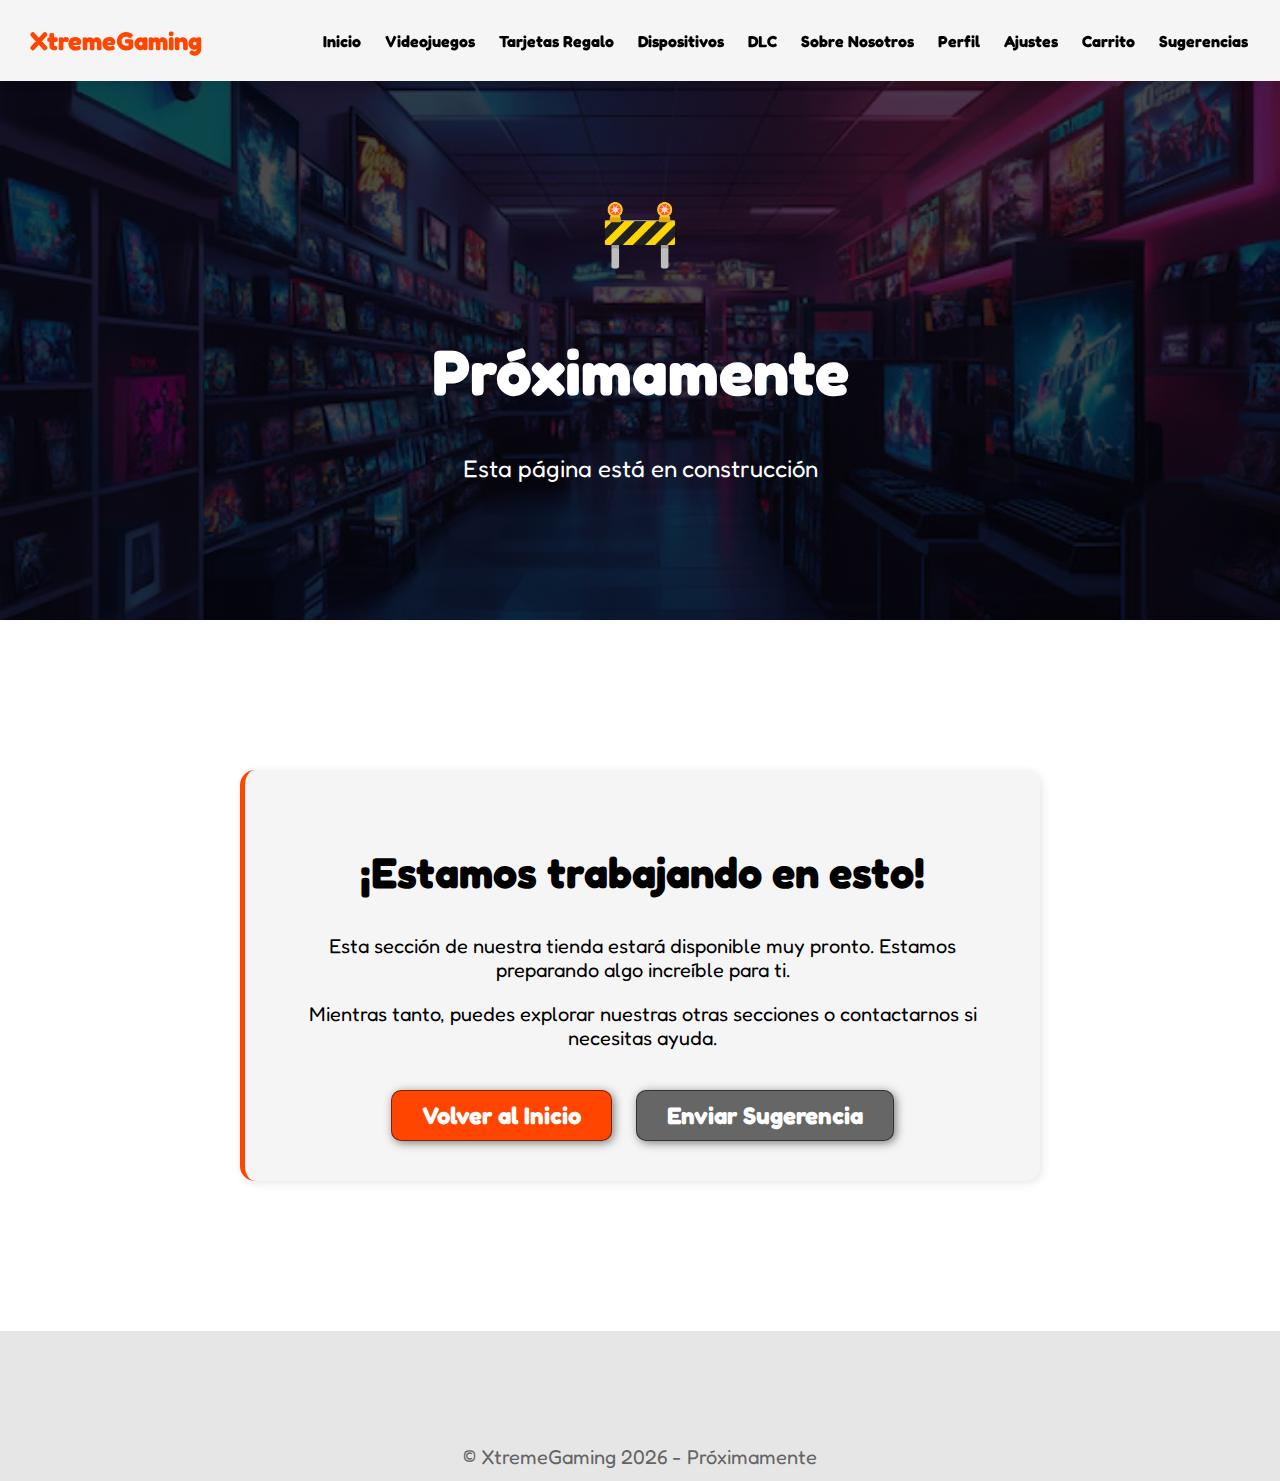
<file: proximamente.html>
<!DOCTYPE html>
<html lang="en">
<head>
    <meta charset="UTF-8">
    <meta name="viewport" content="width=device-width, initial-scale=1.0">
    <title>Próximamente - XtremeGaming</title>
    <link rel="icon" href="media/icono.png" type="image/x-icon">
    <link href="https://fonts.googleapis.com/css2?family=Fredoka:wght@300;400;500;600;700&display=swap" rel="stylesheet">
    <style>
        body {
            padding-top: 80px;
            margin: 0;
            font-family: 'Fredoka', sans-serif;
        }
        
        *{
            box-sizing: border-box;
        }

        html{
            scroll-behavior: smooth;
        }

        h1{ font-size: 3.5em; font-family: 'Fredoka', sans-serif;}
        h2{ font-size: 2.7em; font-family: 'Fredoka', sans-serif;}
        h3{ font-size: 2em; font-family: 'Fredoka', sans-serif;}
        p{ font-size: 1.25em; font-family: 'Fredoka', sans-serif;}
        ul{ list-style: none;}
        li{ font-size: 1.25em; font-family: 'Fredoka', sans-serif;}

        button{
            font-size: 1.5em;
            font-weight: bold;
            padding: 10px 30px;
            border-radius: 10px;
            border: 1px solid rgba(0,0,0,0.5);
            box-shadow: 2px 2px 10px rgba(0,0,0,0.5);
            color: white;
            background-color: orangered;
            cursor: pointer;
            font-family: 'Fredoka', sans-serif;
        }

        button:hover{
            background-color: rgba(255, 72, 0, 0.8);
        }

        .container{
            max-width: 1400px;
            margin: auto;
        }

        .color-acento{ color:orangered; }

        header{
            background-color: rgb(245,245,245);
            position: fixed;
            top: 0;
            left: 0;
            right: 0;
            z-index: 1000;
            width: 100%;
            box-shadow: 0 2px 10px rgba(0,0,0,0.1);
        }

        header .logo{
            margin: 0;
            padding: 25px 30px;
            font-weight: bold;
            color: orangered;
            font-size: 1.6em;
            font-family: 'Fredoka', sans-serif;
        }

        header .container{
            display: flex;
            flex-direction: column;
            align-items: center;
        }

        header nav{
            display: flex;
            flex-direction: column;
            text-align: center;
            padding-bottom: 25px;
        }

        header a{
            padding: 5px 12px;
            text-decoration: none;
            font-weight: bold;
            color: black;
            font-family: 'Fredoka', sans-serif;
        }

        header a:hover{
            color: orangered;
        }

        #proximamente-hero{
            display: flex;
            align-items: center;
            justify-content: center;
            text-align: center;
            flex-direction: column;
            height: 60vh;
            background-image: linear-gradient(
                0deg,
                rgba(0,0,0,0.7),
                rgba(0,0,0,0.7)
            ),
            url(media/room-with-lot-games-video-game-wall_875765-5370.jpg);
            background-repeat: no-repeat;
            background-size: cover;
            background-position: center center;
            margin-top: 0;
        }

        #proximamente-hero h1{
            color: white;
            margin-bottom: 20px;
            font-family: 'Fredoka', sans-serif;
        }

        #proximamente-hero p{
            font-family: 'Fredoka', sans-serif;
        }

        .icono-proximamente {
            font-size: 4em;
            margin-bottom: 20px;
        }

        .mensaje-proximamente {
            background-color: #f5f5f5;
            padding: 40px;
            border-radius: 15px;
            max-width: 800px;
            margin: 50px auto;
            border-left: 5px solid orangered;
            box-shadow: 2px 2px 10px rgba(0,0,0,0.1);
            text-align: center;
        }

        footer{
            background-color: rgb(230,230,230);
        }

        footer p{
            margin: 0;
            padding: 12px;
            color: rgb(100,100,100);
            font-family: 'Fredoka', sans-serif;
        }

        footer .container{
            height: 150px;
            justify-content: center;
            display: flex;
            align-items: flex-end;
        }

        @media (min-width: 720px){
            header .container{
                flex-direction: row;
                justify-content: space-between;
            }

            header nav{
                flex-direction: row;
                padding-bottom: 0;
                padding-right: 20px;
            }

            #proximamente-hero h1{
                font-size: 4em;
            }
        }
        
        body, h1, h2, h3, h4, h5, h6, p, span, a, button, input, textarea, select, label, li, ul, ol, div {
            font-family: 'Fredoka', sans-serif !important;
        }
    </style>
</head>
<body>

<header>
    <div class="container">
        <p class="logo">XtremeGaming</p>
        <nav>
            <a href="index.html">Inicio</a>
            <a href="index.html#VideojuegosMas">Videojuegos</a>
            <a href="tarjetas.html">Tarjetas Regalo</a>
            <a href="dispositivos.html">Dispositivos</a>
            <a href="dlc.html">DLC</a>
            <a href="index.html#caracteristicas">Sobre Nosotros</a>
            <a href="perfil.html">Perfil</a>
            <a href="ajustes.html">Ajustes</a>
            <a href="carrito.html">Carrito</a>
            <a href="sugerencias.html">Sugerencias</a>
        </nav>
    </div>
</header>

<section id="proximamente-hero">
    <div class="icono-proximamente">🚧</div>
    <h1>Próximamente</h1>
    <p style="color: white; font-size: 1.5em;">Esta página está en construcción</p>
</section>

<section style="padding: 100px 12px; background-color: white;">
    <div class="container">
        <div class="mensaje-proximamente">
            <h2>¡Estamos trabajando en esto!</h2>
            <p>Esta sección de nuestra tienda estará disponible muy pronto. Estamos preparando algo increíble para ti.</p>
            <p>Mientras tanto, puedes explorar nuestras otras secciones o contactarnos si necesitas ayuda.</p>
            
            <div style="margin-top: 40px;">
                <button onclick="location.href='index.html'">Volver al Inicio</button>
                <button onclick="location.href='sugerencias.html'" style="margin-left: 20px; background-color: #666;">Enviar Sugerencia</button>
            </div>
        </div>
    </div>
</section>

<footer>
    <div class="container">
        <p>&copy; XtremeGaming 2026 - Próximamente</p>
    </div>
</footer>

</body>
</html>
</file>
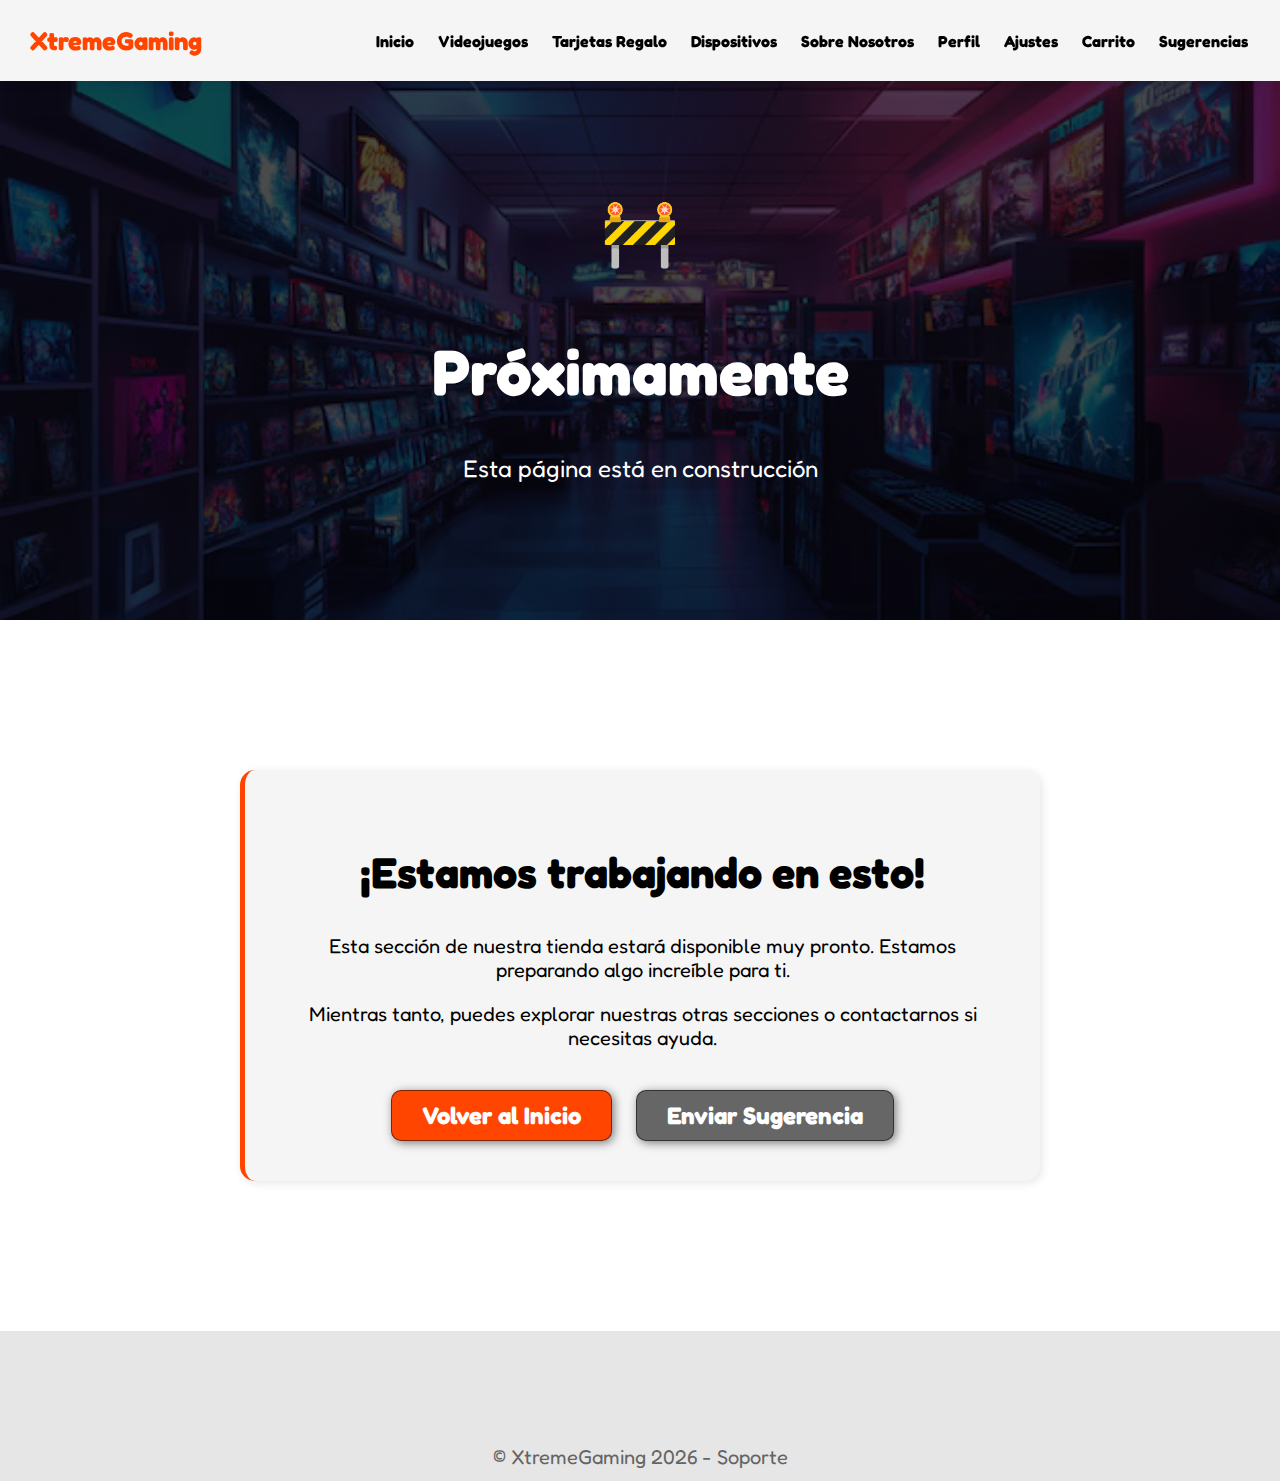
<file: soporte.html>
<!DOCTYPE html>
<html lang="en">
<head>
    <meta charset="UTF-8">
    <meta name="viewport" content="width=device-width, initial-scale=1.0">
    <title>Próximamente - XtremeGaming</title>
    <link rel="icon" href="media/icono.png" type="image/x-icon">
    <link href="https://fonts.googleapis.com/css2?family=Fredoka:wght@300;400;500;600;700&display=swap" rel="stylesheet">
    <style>
        /* AÑADE ESTO PRIMERO */
        body {
            padding-top: 80px; /* COMPENSA el header fixed */
            margin: 0;
            font-family: 'Fredoka', sans-serif;
        }
        
        *{
            box-sizing: border-box;
        }

        html{
            scroll-behavior: smooth;
        }

        h1{ font-size: 3.5em; font-family: 'Fredoka', sans-serif;}
        h2{ font-size: 2.7em; font-family: 'Fredoka', sans-serif;}
        h3{ font-size: 2em; font-family: 'Fredoka', sans-serif;}
        p{ font-size: 1.25em; font-family: 'Fredoka', sans-serif;}
        ul{ list-style: none;}
        li{ font-size: 1.25em; font-family: 'Fredoka', sans-serif;}

        button{
            font-size: 1.5em;
            font-weight: bold;
            padding: 10px 30px;
            border-radius: 10px;
            border: 1px solid rgba(0,0,0,0.5);
            box-shadow: 2px 2px 10px rgba(0,0,0,0.5);
            color: white;
            background-color: orangered;
            cursor: pointer;
            font-family: 'Fredoka', sans-serif;
        }

        button:hover{
            background-color: rgba(255, 72, 0, 0.8);
        }

        .container{
            max-width: 1400px;
            margin: auto;
        }

        .color-acento{ color:orangered; }

        /* HEADER FIXED CORRECTO */
        header{
            background-color: rgb(245,245,245);
            position: fixed;
            top: 0;
            left: 0;
            right: 0;
            z-index: 1000;
            width: 100%;
            box-shadow: 0 2px 10px rgba(0,0,0,0.1);
        }

        header .logo{
            margin: 0;
            padding: 25px 30px;
            font-weight: bold;
            color: orangered;
            font-size: 1.6em;
            font-family: 'Fredoka', sans-serif;
        }

        header .container{
            display: flex;
            flex-direction: column;
            align-items: center;
        }

        header nav{
            display: flex;
            flex-direction: column;
            text-align: center;
            padding-bottom: 25px;
        }

        header a{
            padding: 5px 12px;
            text-decoration: none;
            font-weight: bold;
            color: black;
            font-family: 'Fredoka', sans-serif;
        }

        header a:hover{
            color: orangered;
        }

        #proximamente-hero{
            display: flex;
            align-items: center;
            justify-content: center;
            text-align: center;
            flex-direction: column;
            height: 60vh;
            background-image: linear-gradient(
                0deg,
                rgba(0,0,0,0.7),
                rgba(0,0,0,0.7)
            ),
            url(media/room-with-lot-games-video-game-wall_875765-5370.jpg);
            background-repeat: no-repeat;
            background-size: cover;
            background-position: center center;
            margin-top: 0; /* Asegúrate que sea 0 */
        }

        #proximamente-hero h1{
            color: white;
            margin-bottom: 20px;
            font-family: 'Fredoka', sans-serif;
        }

        #proximamente-hero p{
            font-family: 'Fredoka', sans-serif;
        }

        .icono-proximamente {
            font-size: 4em;
            margin-bottom: 20px;
        }

        .mensaje-proximamente {
            background-color: #f5f5f5;
            padding: 40px;
            border-radius: 15px;
            max-width: 800px;
            margin: 50px auto;
            border-left: 5px solid orangered;
            box-shadow: 2px 2px 10px rgba(0,0,0,0.1);
            text-align: center;
        }

        footer{
            background-color: rgb(230,230,230);
        }

        footer p{
            margin: 0;
            padding: 12px;
            color: rgb(100,100,100);
            font-family: 'Fredoka', sans-serif;
        }

        footer .container{
            height: 150px;
            justify-content: center;
            display: flex;
            align-items: flex-end;
        }

        @media (min-width: 720px){
            header .container{
                flex-direction: row;
                justify-content: space-between;
            }

            header nav{
                flex-direction: row;
                padding-bottom: 0;
                padding-right: 20px;
            }

            #proximamente-hero h1{
                font-size: 4em;
            }
        }
        
        body, h1, h2, h3, h4, h5, h6, p, span, a, button, input, textarea, select, label, li, ul, ol, div {
            font-family: 'Fredoka', sans-serif !important;
        }
    </style>
</head>
<body>

<header>
    <div class="container">
        <p class="logo">XtremeGaming</p>
        <nav>
            <a href="index.html">Inicio</a>
            <a href="index.html#VideojuegosMas">Videojuegos</a>
            <a href="tarjetas.html">Tarjetas Regalo</a>
            <a href="dispositivos.html">Dispositivos</a>
            <a href="index.html#caracteristicas">Sobre Nosotros</a>
            <a href="perfil.html">Perfil</a>
            <a href="ajustes.html">Ajustes</a>
            <a href="carrito.html">Carrito</a>
            <a href="sugerencias.html">Sugerencias</a>
        </nav>
    </div>
</header>

<section id="proximamente-hero">
    <div class="icono-proximamente">🚧</div>
    <h1>Próximamente</h1>
    <p style="color: white; font-size: 1.5em;">Esta página está en construcción</p>
</section>

<section style="padding: 100px 12px; background-color: white;">
    <div class="container">
        <div class="mensaje-proximamente">
            <h2>¡Estamos trabajando en esto!</h2>
            <p>Esta sección de nuestra tienda estará disponible muy pronto. Estamos preparando algo increíble para ti.</p>
            <p>Mientras tanto, puedes explorar nuestras otras secciones o contactarnos si necesitas ayuda.</p>
            
            <div style="margin-top: 40px;">
                <button onclick="location.href='index.html'">Volver al Inicio</button>
                <button onclick="location.href='sugerencias.html'" style="margin-left: 20px; background-color: #666;">Enviar Sugerencia</button>
            </div>
        </div>
    </div>
</section>

<footer>
    <div class="container">
        <p>&copy; XtremeGaming 2026 - Soporte</p>
    </div>
</footer>

</body>
</html>
</file>
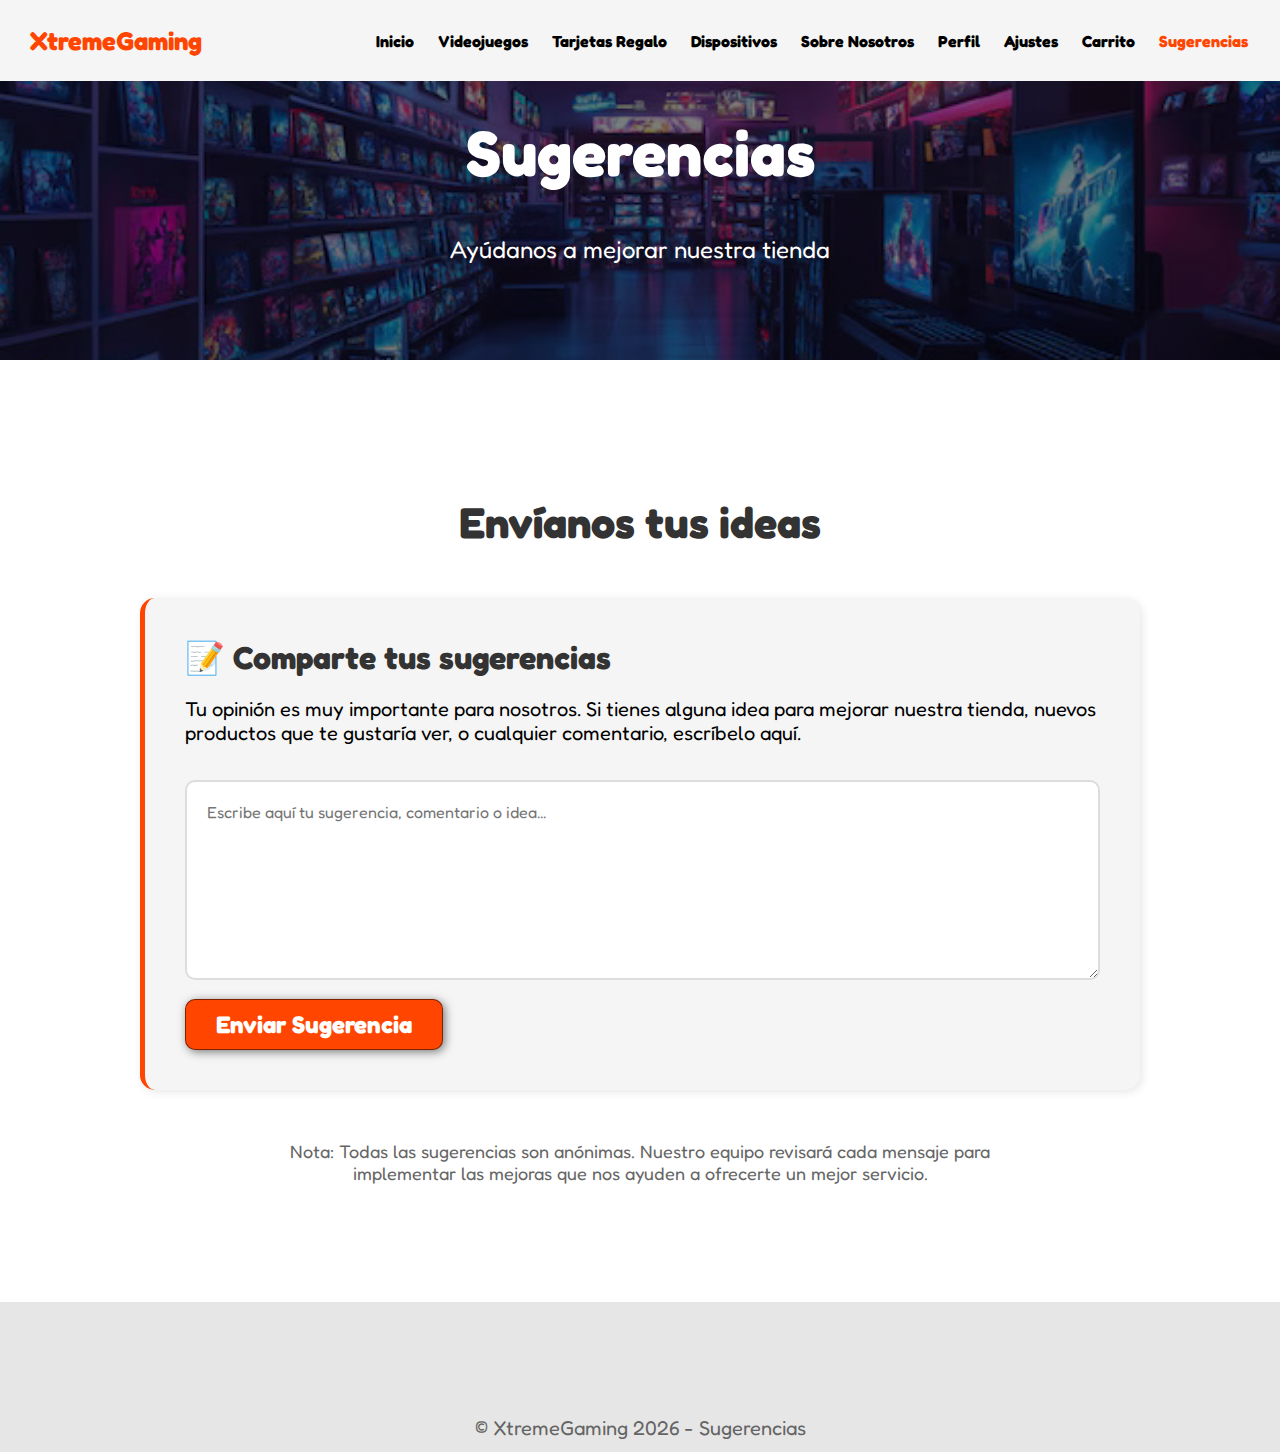
<file: sugerencias.html>
<!DOCTYPE html>
<html lang="en">
<head>
    <meta charset="UTF-8">
    <meta name="viewport" content="width=device-width, initial-scale=1.0">
    <title>Sugerencias - XtremeGaming</title>
    <link rel="icon" href="media/icono.png" type="image/x-icon">
    <link href="https://fonts.googleapis.com/css2?family=Fredoka:wght@300;400;500;600;700&display=swap" rel="stylesheet">
    <style>
        *{
            box-sizing: border-box;
        }

        html{
            scroll-behavior: smooth;
        }

        body{
            font-family: 'Fredoka', sans-serif;
            margin: 0;
        }

        h1{ font-size: 3.5em; font-family: 'Fredoka', sans-serif;}
        h2{ font-size: 2.7em; font-family: 'Fredoka', sans-serif;}
        h3{ font-size: 2em; font-family: 'Fredoka', sans-serif;}
        p{ font-size: 1.25em; font-family: 'Fredoka', sans-serif;}
        ul{ list-style: none;}
        li{ font-size: 1.25em; font-family: 'Fredoka', sans-serif;}

        button{
            font-size: 1.5em;
            font-weight: bold;
            padding: 10px 30px;
            border-radius: 10px;
            border: 1px solid rgba(0,0,0,0.5);
            box-shadow: 2px 2px 10px rgba(0,0,0,0.5);
            color: white;
            background-color: orangered;
            cursor: pointer;
            font-family: 'Fredoka', sans-serif;
        }

        button:hover{
            background-color: rgba(255, 72, 0, 0.8);
        }

        .container{
            max-width: 1400px;
            margin: auto;
        }

        .color-acento{ color:orangered; }

        header{
            background-color: rgb(245,245,245);
        }

        header .logo{
            margin: 0;
            padding: 25px 30px;
            font-weight: bold;
            color: orangered;
            font-size: 1.6em;
            font-family: 'Fredoka', sans-serif;
        }

        header .container{
            display: flex;
            flex-direction: column;
            align-items: center;
        }

        header nav{
            display: flex;
            flex-direction: column;
            text-align: center;
            padding-bottom: 25px;
        }

        header a{
            padding: 5px 12px;
            text-decoration: none;
            font-weight: bold;
            color: black;
            font-family: 'Fredoka', sans-serif;
        }

        header a:hover{
            color: orangered;
        }

        #sugerencias-hero{
            display: flex;
            align-items: center;
            justify-content: center;
            text-align: center;
            flex-direction: column;
            height: 40vh;
            background-image: linear-gradient(
                0deg,
                rgba(0,0,0,0.5),
                rgba(0,0,0,0.5)
            ),
            url(media/room-with-lot-games-video-game-wall_875765-5370.jpg);
            background-repeat: no-repeat;
            background-size: cover;
            background-position: center center;
        }

        #sugerencias-hero h1{
            color: white;
            margin-bottom: 20px;
            font-family: 'Fredoka', sans-serif;
        }

        #sugerencias-hero p{
            font-family: 'Fredoka', sans-serif;
        }

        #sugerencias-contenido{
            padding: 100px 12px;
            background-color: white;
        }

        #sugerencias-contenido h2{
            text-align: center;
            margin-bottom: 50px;
            color: #333;
            font-family: 'Fredoka', sans-serif;
        }

        .sugerencias-box{
            background-color: #f5f5f5;
            padding: 40px;
            border-radius: 15px;
            max-width: 1000px;
            margin: 0 auto 50px;
            border-left: 5px solid orangered;
            box-shadow: 2px 2px 10px rgba(0,0,0,0.1);
        }

        .sugerencias-box h3{
            margin-top: 0;
            color: #333;
            margin-bottom: 20px;
            font-family: 'Fredoka', sans-serif;
        }

        .sugerencias-box p{
            font-family: 'Fredoka', sans-serif;
        }

        textarea{
            width: 100%;
            padding: 20px;
            border: 2px solid #ddd;
            border-radius: 10px;
            font-family: 'Fredoka', sans-serif;
            font-size: 1em;
            margin: 15px 0;
            resize: vertical;
            min-height: 200px;
        }

        textarea:focus{
            outline: none;
            border-color: orangered;
        }

        textarea::placeholder {
            font-family: 'Fredoka', sans-serif;
        }

        #mensaje-exito{
            background-color: #4CAF50;
            color: white;
            padding: 15px;
            border-radius: 10px;
            margin-top: 20px;
            text-align: center;
            font-weight: bold;
            display: none;
            font-family: 'Fredoka', sans-serif;
        }

        footer{
            background-color: rgb(230,230,230);
        }

        footer p{
            margin: 0;
            padding: 12px;
            color: rgb(100,100,100);
            font-family: 'Fredoka', sans-serif;
        }

        footer .container{
            height: 150px;
            justify-content: center;
            display: flex;
            align-items: flex-end;
        }

        @media (min-width: 720px){
            header{
                position: fixed;
                width: 100%;
            }

            header .container{
                flex-direction: row;
                justify-content: space-between;
            }

            header nav{
                flex-direction: row;
                padding-bottom: 0;
                padding-right: 20px;
            }

            #sugerencias-hero h1{
                font-size: 4em;
            }
        }
        
        body, h1, h2, h3, h4, h5, h6, p, span, a, button, input, textarea, select, label, li, ul, ol, div {
            font-family: 'Fredoka', sans-serif !important;
        }
    </style>
</head>
<body>

<header>
    <div class="container">
        <p class="logo">XtremeGaming</p>
        <nav>
            <a href="index.html">Inicio</a>
            <a href="index.html#VideojuegosMas">Videojuegos</a>
            <a href="tarjetas.html">Tarjetas Regalo</a>
            <a href="dispositivos.html">Dispositivos</a>
            <a href="index.html#caracteristicas">Sobre Nosotros</a>
            <a href="perfil.html">Perfil</a>
            <a href="ajustes.html">Ajustes</a>
            <a href="carrito.html">Carrito</a>
            <a href="sugerencias.html" style="color: orangered;">Sugerencias</a>
        </nav>
    </div>
</header>

<section id="sugerencias-hero">
    <h1>Sugerencias</h1>
    <p style="color: white; font-size: 1.5em;">Ayúdanos a mejorar nuestra tienda</p>
</section>

<section id="sugerencias-contenido">
    <div class="container">
        <h2>Envíanos tus ideas</h2>
        
        <div class="sugerencias-box">
            <h3>📝 Comparte tus sugerencias</h3>
            <p>Tu opinión es muy importante para nosotros. Si tienes alguna idea para mejorar nuestra tienda, nuevos productos que te gustaría ver, o cualquier comentario, escríbelo aquí.</p>
            
            <textarea id="sugerencia-texto" placeholder="Escribe aquí tu sugerencia, comentario o idea..."></textarea>
            
            <button id="enviar-sugerencia">Enviar Sugerencia</button>
            
            <div id="mensaje-exito">
                ✅ Sugerencia enviada con éxito
            </div>
        </div>
        
        <div style="text-align: center; color: #666; font-size: 0.9em; max-width: 800px; margin: 0 auto;">
            <p>Nota: Todas las sugerencias son anónimas. Nuestro equipo revisará cada mensaje para implementar las mejoras que nos ayuden a ofrecerte un mejor servicio.</p>
        </div>
    </div>
</section>

<footer>
    <div class="container">
        <p>&copy; XtremeGaming 2026 - Sugerencias</p>
    </div>
</footer>

<script>
    document.getElementById('enviar-sugerencia').onclick = function() {
        const textarea = document.getElementById('sugerencia-texto');
        const texto = textarea.value.trim();
        
        if (texto === '') {
            alert('Por favor escribe una sugerencia antes de enviar.');
            return;
        }
        
        textarea.value = '';
        
        const mensaje = document.getElementById('mensaje-exito');
        mensaje.style.display = 'block';
        
        setTimeout(function() {
            mensaje.style.display = 'none';
        }, 3000);
        
        console.log("Sugerencia enviada:", texto);
    };
</script>

</body>
</html>
</file>
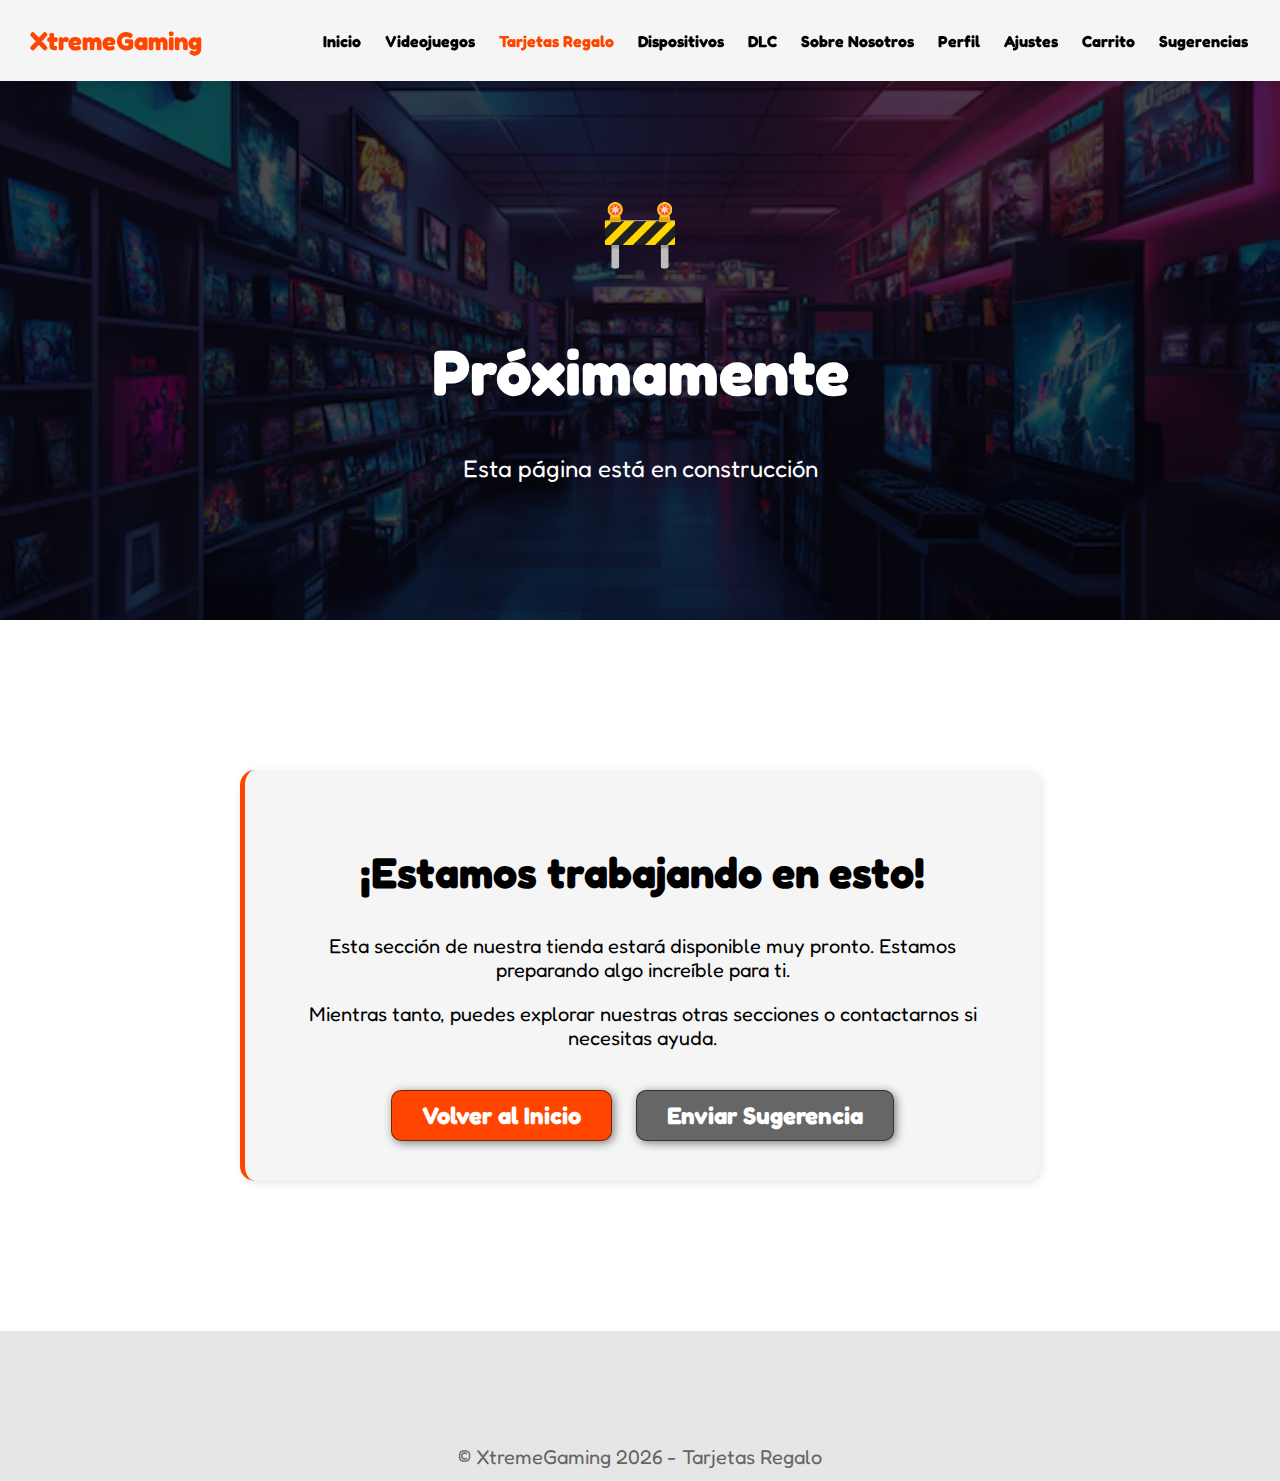
<file: tarjetas.html>
<!DOCTYPE html>
<html lang="en">
<head>
    <meta charset="UTF-8">
    <meta name="viewport" content="width=device-width, initial-scale=1.0">
    <title>Próximamente - XtremeGaming</title>
    <link rel="icon" href="media/icono.png" type="image/x-icon">
    <link href="https://fonts.googleapis.com/css2?family=Fredoka:wght@300;400;500;600;700&display=swap" rel="stylesheet">
    <style>
        /* AÑADE ESTO PRIMERO */
        body {
            padding-top: 80px; /* COMPENSA el header fixed */
            margin: 0;
            font-family: 'Fredoka', sans-serif;
        }
        
        *{
            box-sizing: border-box;
        }

        html{
            scroll-behavior: smooth;
        }

        h1{ font-size: 3.5em; font-family: 'Fredoka', sans-serif;}
        h2{ font-size: 2.7em; font-family: 'Fredoka', sans-serif;}
        h3{ font-size: 2em; font-family: 'Fredoka', sans-serif;}
        p{ font-size: 1.25em; font-family: 'Fredoka', sans-serif;}
        ul{ list-style: none;}
        li{ font-size: 1.25em; font-family: 'Fredoka', sans-serif;}

        button{
            font-size: 1.5em;
            font-weight: bold;
            padding: 10px 30px;
            border-radius: 10px;
            border: 1px solid rgba(0,0,0,0.5);
            box-shadow: 2px 2px 10px rgba(0,0,0,0.5);
            color: white;
            background-color: orangered;
            cursor: pointer;
            font-family: 'Fredoka', sans-serif;
        }

        button:hover{
            background-color: rgba(255, 72, 0, 0.8);
        }

        .container{
            max-width: 1400px;
            margin: auto;
        }

        .color-acento{ color:orangered; }

        /* HEADER FIXED CORRECTO */
        header{
            background-color: rgb(245,245,245);
            position: fixed;
            top: 0;
            left: 0;
            right: 0;
            z-index: 1000;
            width: 100%;
            box-shadow: 0 2px 10px rgba(0,0,0,0.1);
        }

        header .logo{
            margin: 0;
            padding: 25px 30px;
            font-weight: bold;
            color: orangered;
            font-size: 1.6em;
            font-family: 'Fredoka', sans-serif;
        }

        header .container{
            display: flex;
            flex-direction: column;
            align-items: center;
        }

        header nav{
            display: flex;
            flex-direction: column;
            text-align: center;
            padding-bottom: 25px;
        }

        header a{
            padding: 5px 12px;
            text-decoration: none;
            font-weight: bold;
            color: black;
            font-family: 'Fredoka', sans-serif;
        }

        header a:hover{
            color: orangered;
        }

        #proximamente-hero{
            display: flex;
            align-items: center;
            justify-content: center;
            text-align: center;
            flex-direction: column;
            height: 60vh;
            background-image: linear-gradient(
                0deg,
                rgba(0,0,0,0.7),
                rgba(0,0,0,0.7)
            ),
            url(media/room-with-lot-games-video-game-wall_875765-5370.jpg);
            background-repeat: no-repeat;
            background-size: cover;
            background-position: center center;
            margin-top: 0; /* Asegúrate que sea 0 */
        }

        #proximamente-hero h1{
            color: white;
            margin-bottom: 20px;
            font-family: 'Fredoka', sans-serif;
        }

        #proximamente-hero p{
            font-family: 'Fredoka', sans-serif;
        }

        .icono-proximamente {
            font-size: 4em;
            margin-bottom: 20px;
        }

        .mensaje-proximamente {
            background-color: #f5f5f5;
            padding: 40px;
            border-radius: 15px;
            max-width: 800px;
            margin: 50px auto;
            border-left: 5px solid orangered;
            box-shadow: 2px 2px 10px rgba(0,0,0,0.1);
            text-align: center;
        }

        footer{
            background-color: rgb(230,230,230);
        }

        footer p{
            margin: 0;
            padding: 12px;
            color: rgb(100,100,100);
            font-family: 'Fredoka', sans-serif;
        }

        footer .container{
            height: 150px;
            justify-content: center;
            display: flex;
            align-items: flex-end;
        }

        @media (min-width: 720px){
            header .container{
                flex-direction: row;
                justify-content: space-between;
            }

            header nav{
                flex-direction: row;
                padding-bottom: 0;
                padding-right: 20px;
            }

            #proximamente-hero h1{
                font-size: 4em;
            }
        }
        
        body, h1, h2, h3, h4, h5, h6, p, span, a, button, input, textarea, select, label, li, ul, ol, div {
            font-family: 'Fredoka', sans-serif !important;
        }
    </style>
</head>
<body>

<header>
    <div class="container">
        <p class="logo">XtremeGaming</p>
        <nav>
            <a href="index.html">Inicio</a>
            <a href="index.html#VideojuegosMas">Videojuegos</a>
            <a href="tarjetas.html" style="color: orangered;">Tarjetas Regalo</a>
            <a href="dispositivos.html">Dispositivos</a>
            <a href="dlc.html">DLC</a>
            <a href="index.html#caracteristicas">Sobre Nosotros</a>
            <a href="perfil.html">Perfil</a>
            <a href="ajustes.html">Ajustes</a>
            <a href="carrito.html">Carrito</a>
            <a href="sugerencias.html">Sugerencias</a>
        </nav>
    </div>
</header>

<section id="proximamente-hero">
    <div class="icono-proximamente">🚧</div>
    <h1>Próximamente</h1>
    <p style="color: white; font-size: 1.5em;">Esta página está en construcción</p>
</section>

<section style="padding: 100px 12px; background-color: white;">
    <div class="container">
        <div class="mensaje-proximamente">
            <h2>¡Estamos trabajando en esto!</h2>
            <p>Esta sección de nuestra tienda estará disponible muy pronto. Estamos preparando algo increíble para ti.</p>
            <p>Mientras tanto, puedes explorar nuestras otras secciones o contactarnos si necesitas ayuda.</p>
            
            <div style="margin-top: 40px;">
                <button onclick="location.href='index.html'">Volver al Inicio</button>
                <button onclick="location.href='sugerencias.html'" style="margin-left: 20px; background-color: #666;">Enviar Sugerencia</button>
            </div>
        </div>
    </div>
</section>

<footer>
    <div class="container">
        <p>&copy; XtremeGaming 2026 - Tarjetas Regalo</p>
    </div>
</footer>

</body>
</html>
</file>
<file: style.css>
*{
    box-sizing: border-box;
}

html{
    scroll-behavior: smooth;
}

body{
    font-family: 'Roboto', sans-serif;
    margin: 0;
}

h1{ font-size: 3.5em;}
h2{ font-size: 2.7em;}
h3{ font-size: 2em;}
p{ font-size: 1.25em;}
ul{ list-style: none;}
li{ font-size: 1.25em;}

button{
    font-size: 1.5em;
    font-weight: bold;
    padding: 10px 30px;
    border-radius: 10px;
    border: 1px solid rgba(0,0,0,0.5);
    box-shadow: 2px 2px 10px rgba(0,0,0,0.5);
    color: white;
    background-color: orangered;
}

button:hover{
    background-color: rgba(255, 72, 0, 0.5);
}

.container{
    max-width: 1400px;
    margin: auto;
}

.color-acento{ color:orangered; }

header{
    background-color: rgb(245,245,245);
}

header .logo{
    margin: 0;
    padding: 25px 30px;
    font-weight: bold;
    color: orangered;
    font-size: 1.6em;
}

header .container{
    display: flex;
    flex-direction: column;
    align-items: center;
}

header nav{
    display: flex;
    flex-direction: column;
    text-align: center;
    padding-bottom: 25px;
}

header a{
    padding: 5px 12px;
    text-decoration: none;
    font-weight: bold;
    color: black;
}

header a:hover{
    color: orangered;
}

#hero{
    display: flex;
    align-items: center;
    justify-content: center;
    text-align: center;
    flex-direction: column;
    height: 90vh;
    background-image: linear-gradient(
        0deg,
        rgba(0,0,0,0.5),
        rgba(0,0,0,0.5)
    ),
    url(media/room-with-lot-games-video-game-wall_875765-5370.jpg);
    background-repeat: no-repeat;
    background-size: cover;
    background-position: center center;
}

#hero h1{
    color: white;
}

#hero button{
    font-size: 1.75em;
}

#tienda .container{
    text-align: center;
    padding: 200px 12px;
}

#VideojuegosMas{
    background-color: rgb(30,30,30);
    color: white;
    text-align: center;
}

#VideojuegosMas .container{
    padding: 150px 12px;
}

#VideojuegosMas h2{
    margin-top: 0;
    font-size: 3.2em;
}

#VideojuegosMas p{
    display: none;
}

#VideojuegosMas .programas{
    display: flex;
    justify-content: center;
    gap: 30px;
    flex-wrap: wrap;
}

#VideojuegosMas .carta{
    width: 300px;
    height: 450px;
    background-size: cover;
    background-position: center;
    background-repeat: no-repeat;
    padding: 30px;
    margin: 20px;
    border-radius: 15px;

    display: flex;
    flex-direction: column;
    justify-content: flex-end;
    align-items: center;
    text-align: center;
}

#VideojuegosMas .carta button{
    margin-top: 15px;
}

.carta:first-child{
    background-image:
        linear-gradient(rgba(0,0,0,0.5), rgba(0,0,0,0.5)),
        url(media/imagen_2025-12-03_140026275.jpg);
}

.carta:nth-child(2){
    background-image:
        linear-gradient(rgba(0,0,0,0.5), rgba(0,0,0,0.5)),
        url(media/under.jpg);
}

.carta:nth-child(3){
    background-image:
        linear-gradient(rgba(0,0,0,0.5), rgba(0,0,0,0.5)),
        url(media/battle.jpg);
}

.carta:nth-child(4){
    background-image:
        linear-gradient(rgba(0,0,0,0.5), rgba(0,0,0,0.5)),
        url(media/zelda.jpg);
}

.carta:nth-child(5){
    background-image:
        linear-gradient(rgba(0,0,0,0.5), rgba(0,0,0,0.5)),
        url(media/silk.jpg);
}

.carta:nth-child(6){
    background-image:
        linear-gradient(rgba(0,0,0,0.5), rgba(0,0,0,0.5)),
        url(media/hytale.jpeg);
}

#caracteristicas .container{
    text-align: center;
    padding: 200px 12px;
}

#caracteristicas li{
    margin: 16px 0px;
    font-weight: bold;
}

#Ayuda{
    display: flex;
    flex-direction: column;
    justify-content: center;
    align-items: center;
    text-align: center;
    background-color: rgb(30,30,30);
    color: white;
    height: 80vh;
}

#Ayuda h2{
    font-size: 9vw;
}

#Ayuda button{
    font-size: 5vw;
}

footer{
    background-color: rgb(230,230,230);
}

footer p{
    margin: 0;
    padding: 12px;
    color: rgb(100,100,100);
}

footer .container{
    height: 150px;
    justify-content: center;
    display: flex;
    align-items: flex-end;
}

@media (min-width: 720px){
    header{
        position: fixed;
        width: 100%;
    }

    header .container{
        flex-direction: row;
        justify-content: space-between;
    }

    header nav{
        flex-direction: row;
        padding-bottom: 0;
        padding-right: 20px;
    }

    #hero h1{
        font-size: 5em;
    }

    #VideojuegosMas p{
        display: block;
        margin-bottom: 30px;
    }

    #VideojuegosMas h2{
        font-size: 4em;
    }

    #VideojuegosMas h3{
        margin-top: 0;
    }

    #VideojuegosMas .carta{
        box-shadow: 2px 2px 10px rgba(0,0,0,0.5);
    }

    footer .container{
        justify-content: flex-end;
    }
}

@media (min-width: 1000px){
    #caracteristicas{
        background-position-x: calc(100vw - 800px);
    }
}
</file>
